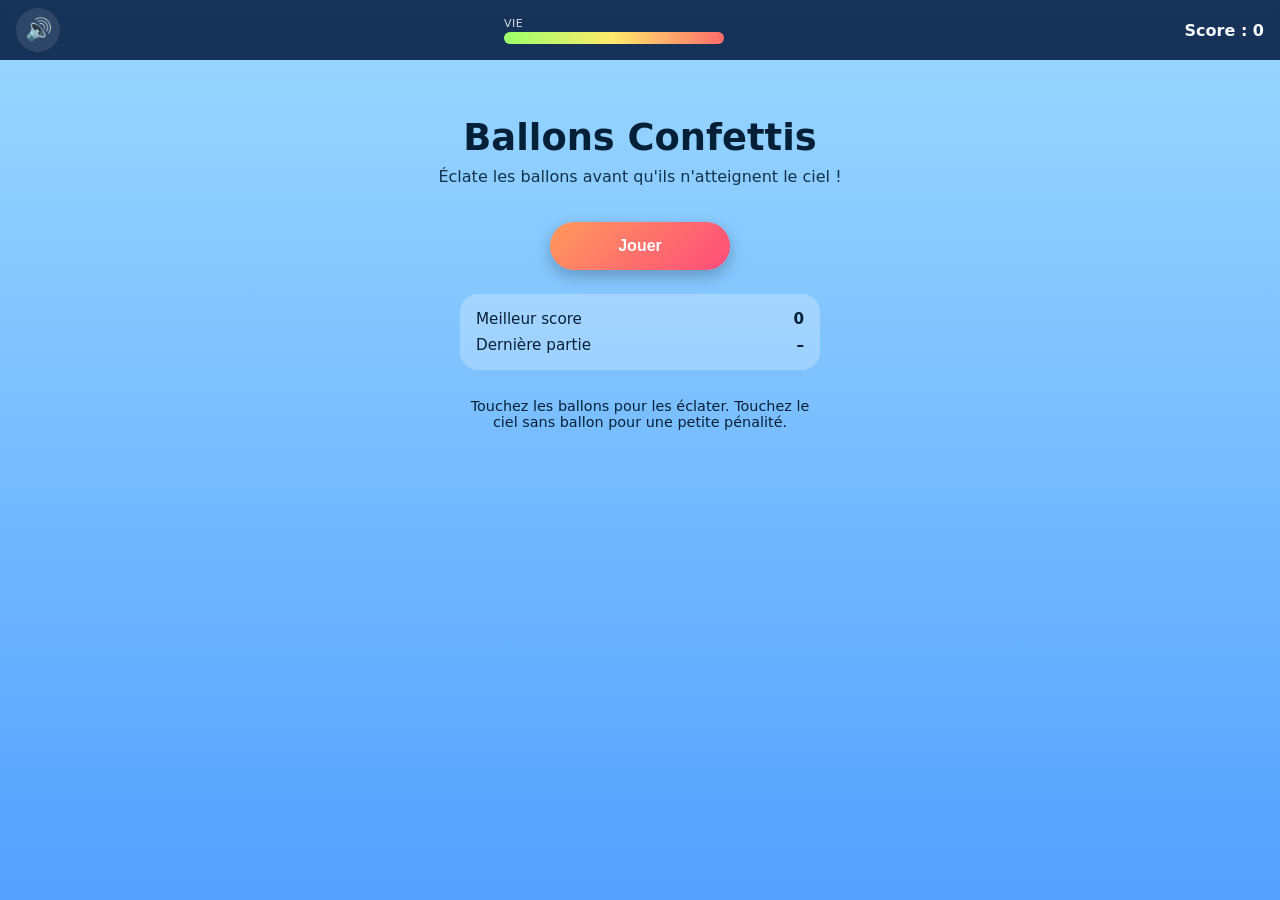
<file: ballons-confettis/index.html>
<!DOCTYPE html>
<html lang="fr">
<head>
  <meta charset="UTF-8">
  <title>Ballons Confettis</title>
  <meta name="viewport" content="width=device-width, initial-scale=1, viewport-fit=cover">
  <link rel="stylesheet" href="styles.css">
</head>
<body>
  <div id="app" class="app-root">
    <header class="top-bar" role="banner">
      <div class="top-bar-inner">
        <button id="soundToggle" class="icon-button" aria-pressed="false" aria-label="Activer ou couper tous les sons">
          <span aria-hidden="true">🔊</span>
        </button>
        <div class="life-container" aria-label="Points de vie restants" role="status">
          <div class="life-label">Vie</div>
          <div class="life-bar">
            <div id="lifeFill" class="life-fill"></div>
          </div>
        </div>
        <div class="score-display" aria-live="polite" aria-label="Score actuel">
          Score : <span id="scoreValue">0</span>
        </div>
      </div>
    </header>

    <main class="main" aria-live="off">
      <section id="homeScreen" class="screen active" aria-label="Écran d'accueil">
        <div class="screen-inner">
          <h1 class="title">Ballons Confettis</h1>
          <p class="subtitle">Éclate les ballons avant qu'ils n'atteignent le ciel&nbsp;!</p>
          <button id="startButton" class="primary-button" aria-label="Lancer une partie arcade">Jouer</button>
          <div class="home-info">
            <div class="info-row">
              <span>Meilleur score</span>
              <strong id="bestScoreHome">0</strong>
            </div>
            <div class="info-row">
              <span>Dernière partie</span>
              <strong id="lastScoreHome">–</strong>
            </div>
          </div>
          <p class="hint">Touchez les ballons pour les éclater. Touchez le ciel sans ballon pour une petite pénalité.</p>
        </div>
      </section>

      <section id="gameScreen" class="screen" aria-label="Écran de jeu" aria-hidden="true">
        <div id="gameArea" class="game-area" tabindex="0" aria-label="Zone de jeu, touchez ou cliquez pour éclater les ballons"></div>
      </section>

      <section id="endScreen" class="screen" aria-label="Fin de partie" aria-hidden="true">
        <div class="screen-inner">
          <h2 class="title">Fin de partie</h2>
          <p class="final-score">Score&nbsp;: <strong id="finalScore">0</strong></p>
          <p class="final-best">Meilleur score&nbsp;: <strong id="bestScore">0</strong></p>

          <div class="recent-scores" aria-label="Derniers scores">
            <h3>Derniers scores</h3>
            <ol id="recentScoresList" class="scores-list"></ol>
          </div>

          <button id="restartButton" class="primary-button" aria-label="Rejouer une partie">Rejouer</button>
          <button id="homeButton" class="secondary-button" aria-label="Retour à l'écran d'accueil">Accueil</button>
        </div>
      </section>
    </main>
  </div>

  <script src="app.js"></script>
</body>
</html>
</file>
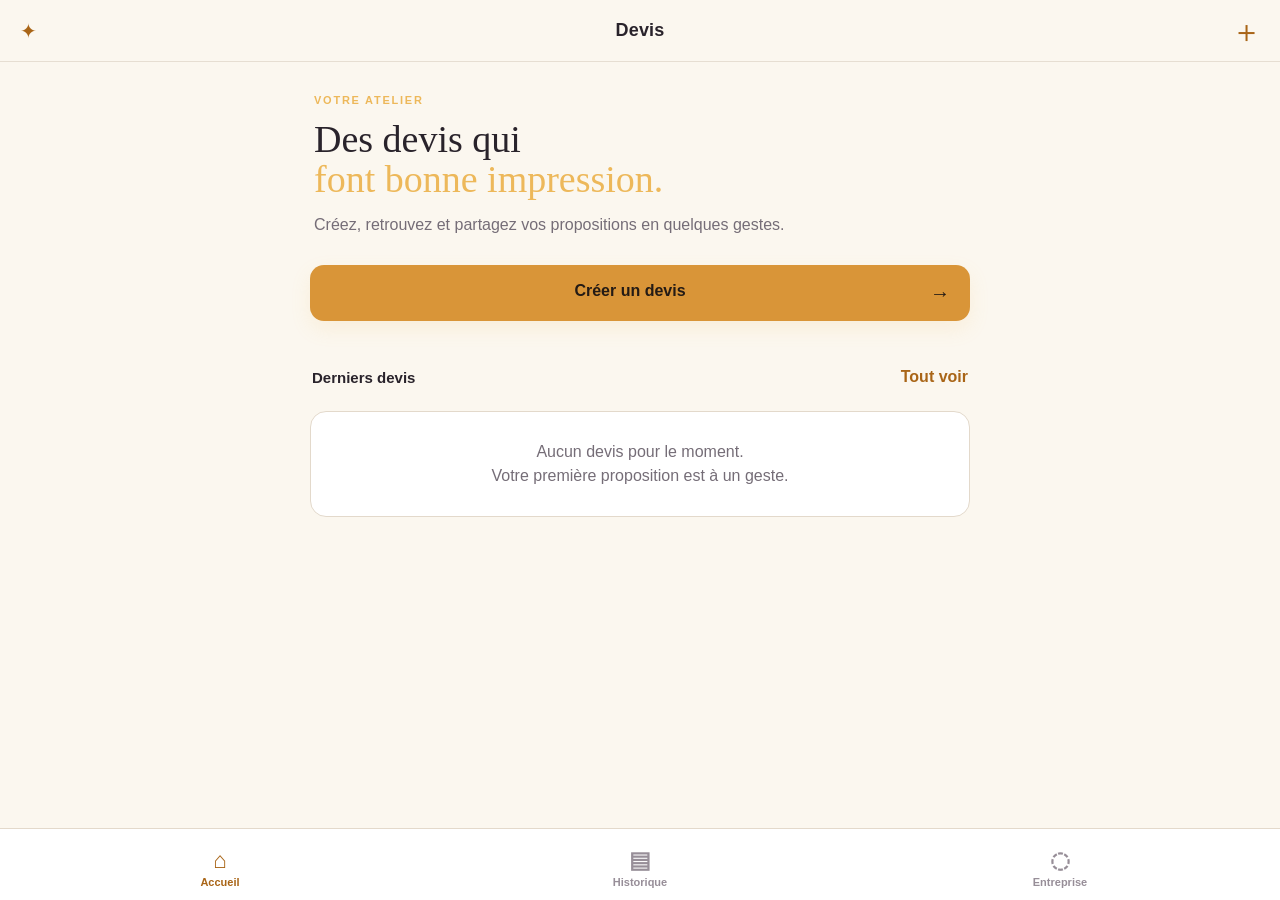
<file: createur-de-devis/index.html>
<!doctype html>
<html lang="fr">
<head>
  <meta charset="utf-8">
  <meta name="viewport" content="width=device-width, initial-scale=1, maximum-scale=1, minimum-scale=1, user-scalable=no, viewport-fit=cover">
  <meta name="theme-color" content="#15131b">
  <title>Créateur de devis</title>
  <link rel="stylesheet" href="app.css">
</head>
<body>
  <header class="topbar">
    <div class="brand-mark" aria-hidden="true">✦</div><h1 id="pageTitle">Devis</h1>
    <button class="icon-btn" id="headerAction" aria-label="Nouveau devis">＋</button>
  </header>
  <main id="app" class="scroll-area">
    <section id="homeView" class="view active" aria-labelledby="homeHeading">
      <div class="hero"><p class="eyebrow">VOTRE ATELIER</p><h2 id="homeHeading">Des devis qui<br><em>font bonne impression.</em></h2><p class="muted">Créez, retrouvez et partagez vos propositions en quelques gestes.</p></div>
      <button class="primary large" id="newQuoteBtn">Créer un devis <span>→</span></button>
      <div class="section-head"><h3>Derniers devis</h3><button class="text-btn" data-tab="history">Tout voir</button></div>
      <div id="recentQuotes" class="stack"></div>
    </section>
    <section id="historyView" class="view" aria-labelledby="historyHeading">
      <div class="view-intro"><p class="eyebrow">ARCHIVES LOCALES</p><h2 id="historyHeading">Historique</h2><p class="muted">Vos devis restent sur cet appareil.</p></div>
      <div id="allQuotes" class="stack"></div>
    </section>
    <section id="companyView" class="view" aria-labelledby="companyHeading">
      <div class="view-intro"><p class="eyebrow">VOS COORDONNÉES</p><h2 id="companyHeading">Mon entreprise</h2><p class="muted">Ces informations apparaîtront automatiquement sur vos devis.</p></div>
      <form id="companyForm" class="form-card">
        <label>Nom de l’entreprise<input name="name" autocomplete="organization" required placeholder="Atelier Martin"></label>
        <label>Adresse du siège social<input name="address" autocomplete="street-address" placeholder="12 rue des Lilas"></label>
        <div class="two-col"><label>Code postal<input name="zip" inputmode="numeric" placeholder="75011"></label><label>Ville<input name="city" placeholder="Paris"></label></div>
        <label>Email de contact<input name="email" type="email" autocomplete="email" placeholder="bonjour@atelier.fr"></label>
        <label>Téléphone<input name="phone" type="tel" autocomplete="tel" placeholder="06 00 00 00 00"></label>
        <label>SIRET <span class="optional">facultatif</span><input name="siret" inputmode="numeric" placeholder="123 456 789 00012"></label>
        <label>Numéro de TVA <span class="optional">facultatif</span><input name="vatNumber" placeholder="FR 12 123456789"></label>
        <label>RIB<input name="rib" autocomplete="off" placeholder="FR76 3000 6000 0112 3456 7890 189"></label>
        <div class="two-col"><label>Forme juridique <span class="optional">facultatif</span><input name="legalForm" placeholder="SARL, SAS…"></label><label>Capital <span class="optional">facultatif</span><input name="capital" placeholder="10 000 €"></label></div>
        <label>Logo de l’entreprise <span class="optional">fichier importé uniquement</span><input type="button" id="logoPicker" value="Choisir un logo"></label>
        <p id="logoName" class="saved-note" role="status"></p>
        <button class="primary" type="submit">Enregistrer mes coordonnées</button><p id="companySaved" class="saved-note" role="status"></p>
      </form>
    </section>
    <section id="editorView" class="view" aria-labelledby="editorHeading">
      <div class="editor-top"><button class="back-btn" id="cancelEdit">‹ <span>Retour</span></button><span id="editLabel">NOUVEAU DEVIS</span></div>
      <h2 id="editorHeading">Composer le devis</h2>
      <form id="quoteForm">
        <div class="form-card">
          <div class="section-title">Informations</div>
          <label>Référence<input name="reference" required></label><label>Date<input name="date" type="date" required></label>
          <label>Validité (jours)<input name="validity" type="number" min="1" value="30" required></label>
        </div>
        <div class="form-card"><div class="section-title">Votre client</div>
          <label>Société destinatrice<input name="recipientCompany" required placeholder="Nom de la société destinataire"></label>
          <label>Nom / entreprise<input name="clientName" required placeholder="Nom du client"></label>
          <label>Email <span class="optional">facultatif</span><input name="clientEmail" type="email" placeholder="client@exemple.fr"></label>
          <label>Adresse <span class="optional">facultatif</span><textarea name="clientAddress" rows="2" placeholder="Adresse de facturation"></textarea></label>
        </div>
        <div class="form-card"><div class="section-title">Prestations ou produits</div><div id="lineItems"></div><button type="button" class="outline add-line" id="addLine">＋ Ajouter une ligne</button></div>
        <div class="form-card totals-card">
          <div class="two-col"><label>Remise (%)<input name="discount" type="number" min="0" max="100" step="0.1" value="0"></label><label>TVA (%)<input name="vat" type="number" min="0" max="100" step="0.1" value="20"></label></div>
          <div id="liveTotals" class="totals"></div>
        </div>
        <div class="form-card"><div class="section-title">Conditions</div><label>Conditions de paiement<textarea name="terms" rows="3" placeholder="Paiement à 30 jours à réception de facture."></textarea></label><label>Note <span class="optional">facultatif</span><textarea name="note" rows="2" placeholder="Merci pour votre confiance."></textarea></label></div>
        <button class="primary large" type="submit">Enregistrer le devis <span>→</span></button>
      </form>
    </section>
    <section id="detailView" class="view" aria-labelledby="detailHeading">
      <div class="editor-top"><button class="back-btn" id="closeDetail">‹ <span>Retour</span></button><div class="detail-actions"><button class="small-btn" id="shareQuote">Partager la preview</button><button class="small-btn" id="savePdf">PDF</button></div></div>
      <div id="detailContent"></div>
    </section>
  </main>
  <nav class="tabbar" aria-label="Navigation principale"><button class="tab active" data-tab="home"><span>⌂</span>Accueil</button><button class="tab" data-tab="history"><span>▤</span>Historique</button><button class="tab" data-tab="company"><span>◌</span>Entreprise</button></nav>
  <div id="toast" role="status" aria-live="polite"></div>
  <script src="app.js"></script>
</body>
</html>
</file>
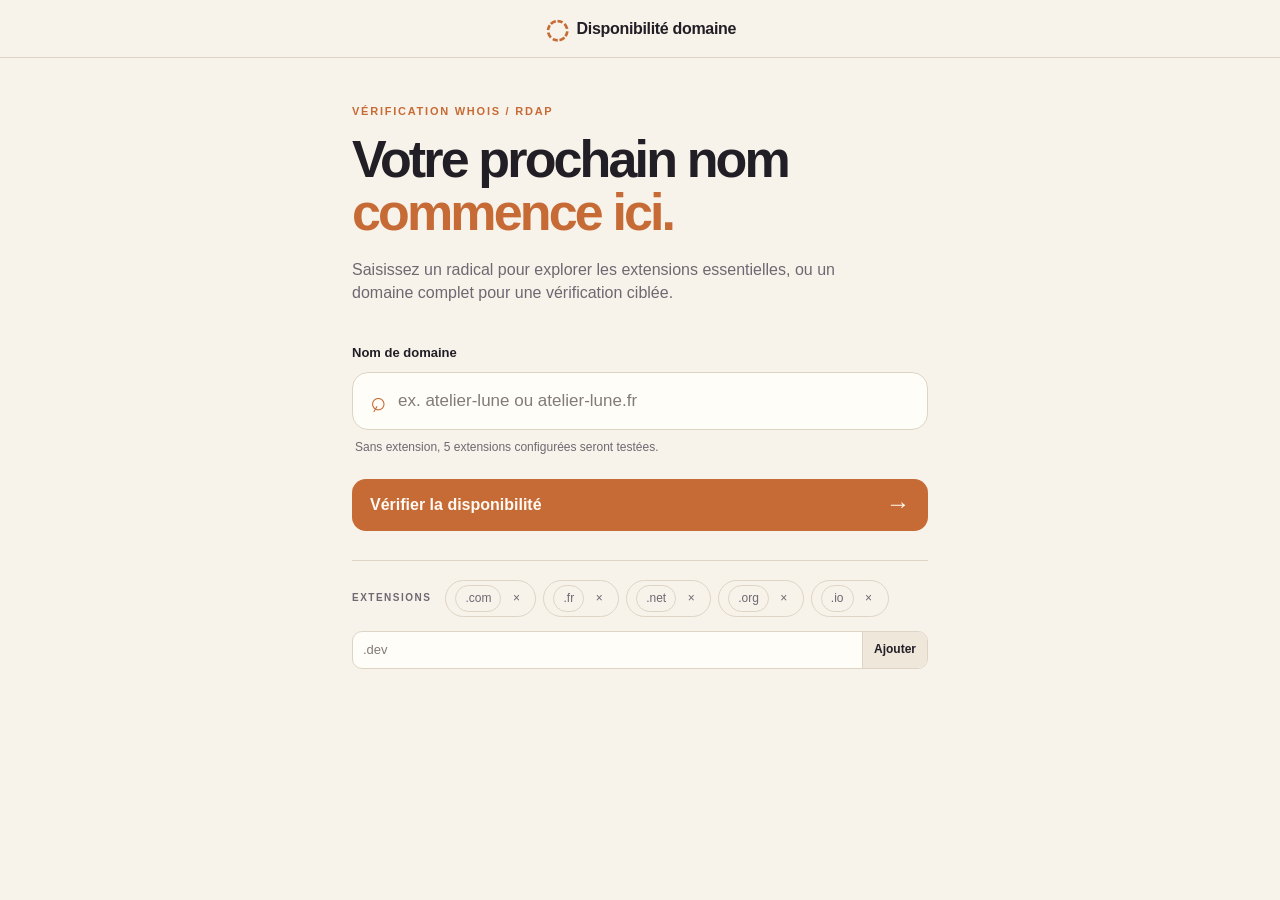
<file: disponibilite-domaine/index.html>
<!doctype html>
<html lang="fr">
<head>
  <meta charset="utf-8">
  <meta name="viewport" content="width=device-width, initial-scale=1, maximum-scale=1, minimum-scale=1, user-scalable=no, viewport-fit=cover">
  <meta name="theme-color" content="#10131f">
  <title>Disponibilité domaine</title>
  <link rel="stylesheet" href="style.css">
</head>
<body>
  <header class="topbar">
    <div class="topbar-inner">
      <button id="backButton" class="icon-button hidden" type="button" aria-label="Retour à la recherche" title="Retour">‹</button>
      <div class="brand"><span class="brand-mark" aria-hidden="true">◌</span><span>Disponibilité domaine</span></div>
      <span class="topbar-spacer" aria-hidden="true"></span>
    </div>
  </header>

  <main>
    <section id="searchView" class="view" aria-labelledby="searchTitle">
      <div class="intro">
        <p class="eyebrow">VÉRIFICATION WHOIS / RDAP</p>
        <h1 id="searchTitle">Votre prochain nom<br><em>commence ici.</em></h1>
        <p class="lead">Saisissez un radical pour explorer les extensions essentielles, ou un domaine complet pour une vérification ciblée.</p>
      </div>
      <form id="searchForm" class="search-form">
        <label for="domainInput">Nom de domaine</label>
        <div class="input-wrap">
          <span class="input-symbol" aria-hidden="true">⌕</span>
          <input id="domainInput" name="domain" type="text" inputmode="url" autocapitalize="none" autocomplete="off" spellcheck="false" placeholder="ex. atelier-lune ou atelier-lune.fr" required>
          <button id="clearButton" class="clear-button hidden" type="button" aria-label="Effacer">×</button>
        </div>
        <p id="inputHint" class="hint">Sans extension, les 5 extensions par défaut seront testées.</p>
        <button class="primary-button" type="submit"><span>Vérifier la disponibilité</span><b aria-hidden="true">→</b></button>
      </form>
      <div class="extension-note" aria-label="Extensions vérifiées pour les recherches de radicaux">
        <span class="note-label">EXTENSIONS</span>
        <span id="extensionChips" class="chips"></span>
        <div class="extension-editor">
          <input id="extensionInput" type="text" maxlength="64" inputmode="text" autocapitalize="none" autocomplete="off" spellcheck="false" placeholder=".dev" aria-label="Nouvelle extension">
          <button id="addExtensionButton" class="add-extension" type="button">Ajouter</button>
        </div>
      </div>
      <p id="searchMessage" class="message" role="status"></p>
      <div id="cachedTeaser" class="cached-teaser hidden"></div>
    </section>

    <section id="resultsView" class="view hidden" aria-labelledby="resultsTitle">
      <div class="results-heading">
        <p class="eyebrow">RÉSULTATS DE LA RECHERCHE</p>
        <h1 id="resultsTitle">Disponibilité</h1>
        <p id="resultsSubtitle" class="lead"></p>
      </div>
      <div id="resultsMeta" class="results-meta"></div>
      <div id="resultsList" class="results-list" aria-live="polite"></div>
      <button id="newSearchButton" class="secondary-button" type="button"><span>⌕</span> Nouvelle recherche</button>
      <p class="source-note">Réponse fournie par le service WHOIS / RDAP intégré.</p>
    </section>
  </main>
  <script src="app.js"></script>
</body>
</html>
</file>
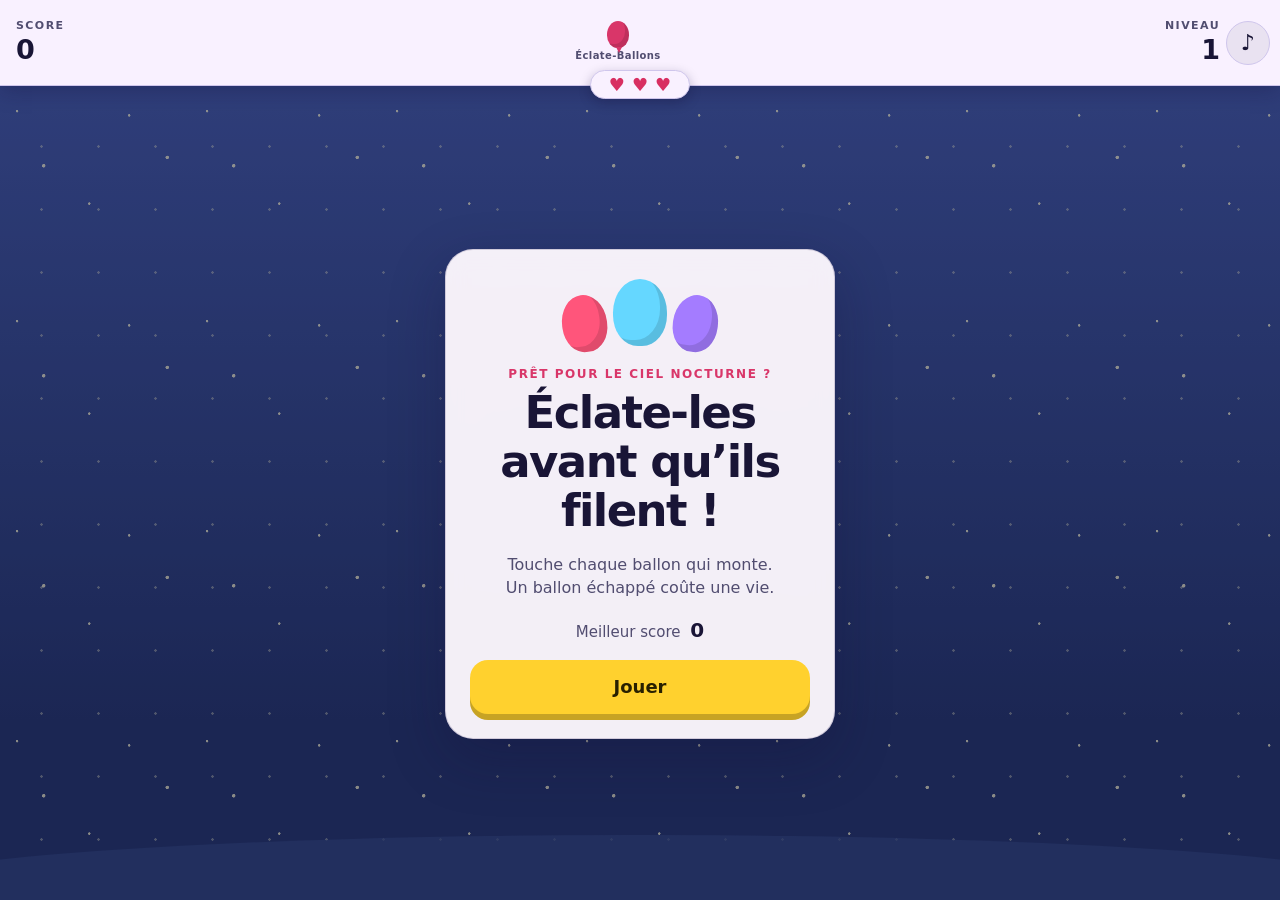
<file: eclate-ballons/index.html>
<!doctype html>
<html lang="fr">
<head>
  <meta charset="utf-8">
  <meta name="viewport" content="width=device-width, initial-scale=1, maximum-scale=1, minimum-scale=1, user-scalable=no, viewport-fit=cover">
  <meta name="theme-color" content="#090b2a">
  <title>Éclate-Ballons</title>
  <link rel="stylesheet" href="styles.css">
</head>
<body>
  <main id="app" aria-label="Jeu Éclate-Ballons">
    <header class="hud" aria-label="État de la partie">
      <div class="metric">
        <span class="metric-label">Score</span>
        <strong id="score">0</strong>
      </div>
      <div class="brand" aria-hidden="true">
        <span class="brand-balloon"></span>
        <span>Éclate-Ballons</span>
      </div>
      <div class="metric metric-right">
        <span class="metric-label">Niveau</span>
        <strong id="level">1</strong>
      </div>
      <div id="lives" class="lives" role="img" aria-label="3 vies restantes">
        <span>♥</span><span>♥</span><span>♥</span>
      </div>
      <button id="sound" class="sound-toggle" type="button" aria-label="Couper le son" aria-pressed="false">♪</button>
    </header>

    <section id="game" class="game" aria-label="Aire de jeu">
      <div class="stars stars-a" aria-hidden="true"></div>
      <div class="stars stars-b" aria-hidden="true"></div>
      <div class="horizon" aria-hidden="true"></div>

      <section id="intro" class="overlay visible" aria-labelledby="intro-title">
        <div class="panel">
          <div class="hero-balloons" aria-hidden="true">
            <i></i><i></i><i></i>
          </div>
          <p class="eyebrow">Prêt pour le ciel nocturne ?</p>
          <h1 id="intro-title">Éclate-les<br>avant qu’ils filent !</h1>
          <p class="instructions">Touche chaque ballon qui monte. Un ballon échappé coûte une vie.</p>
          <div class="best-line">Meilleur score <strong id="best-intro">0</strong></div>
          <button id="start" class="primary" type="button">Jouer</button>
        </div>
      </section>

      <section id="gameover" class="overlay" aria-labelledby="gameover-title" hidden>
        <div class="panel result-panel">
          <div class="result-icon" aria-hidden="true">★</div>
          <p class="eyebrow">Partie terminée</p>
          <h2 id="gameover-title">Bien joué !</h2>
          <div class="result-grid">
            <div><span>Score final</span><strong id="final-score">0</strong></div>
            <div><span>Niveau atteint</span><strong id="final-level">1</strong></div>
          </div>
          <p id="record-message" class="record-message"></p>
          <p class="best-line">Meilleur score <strong id="best-final">0</strong></p>
          <button id="replay" class="primary" type="button">Rejouer</button>
        </div>
      </section>

      <section id="pause" class="overlay pause-overlay" aria-labelledby="pause-title" hidden>
        <div class="panel compact-panel">
          <h2 id="pause-title">En pause</h2>
          <button id="resume" class="primary" type="button">Reprendre</button>
        </div>
      </section>
    </section>
    <p id="announcer" class="sr-only" aria-live="polite"></p>
  </main>
  <script src="app.js"></script>
</body>
</html>
</file>
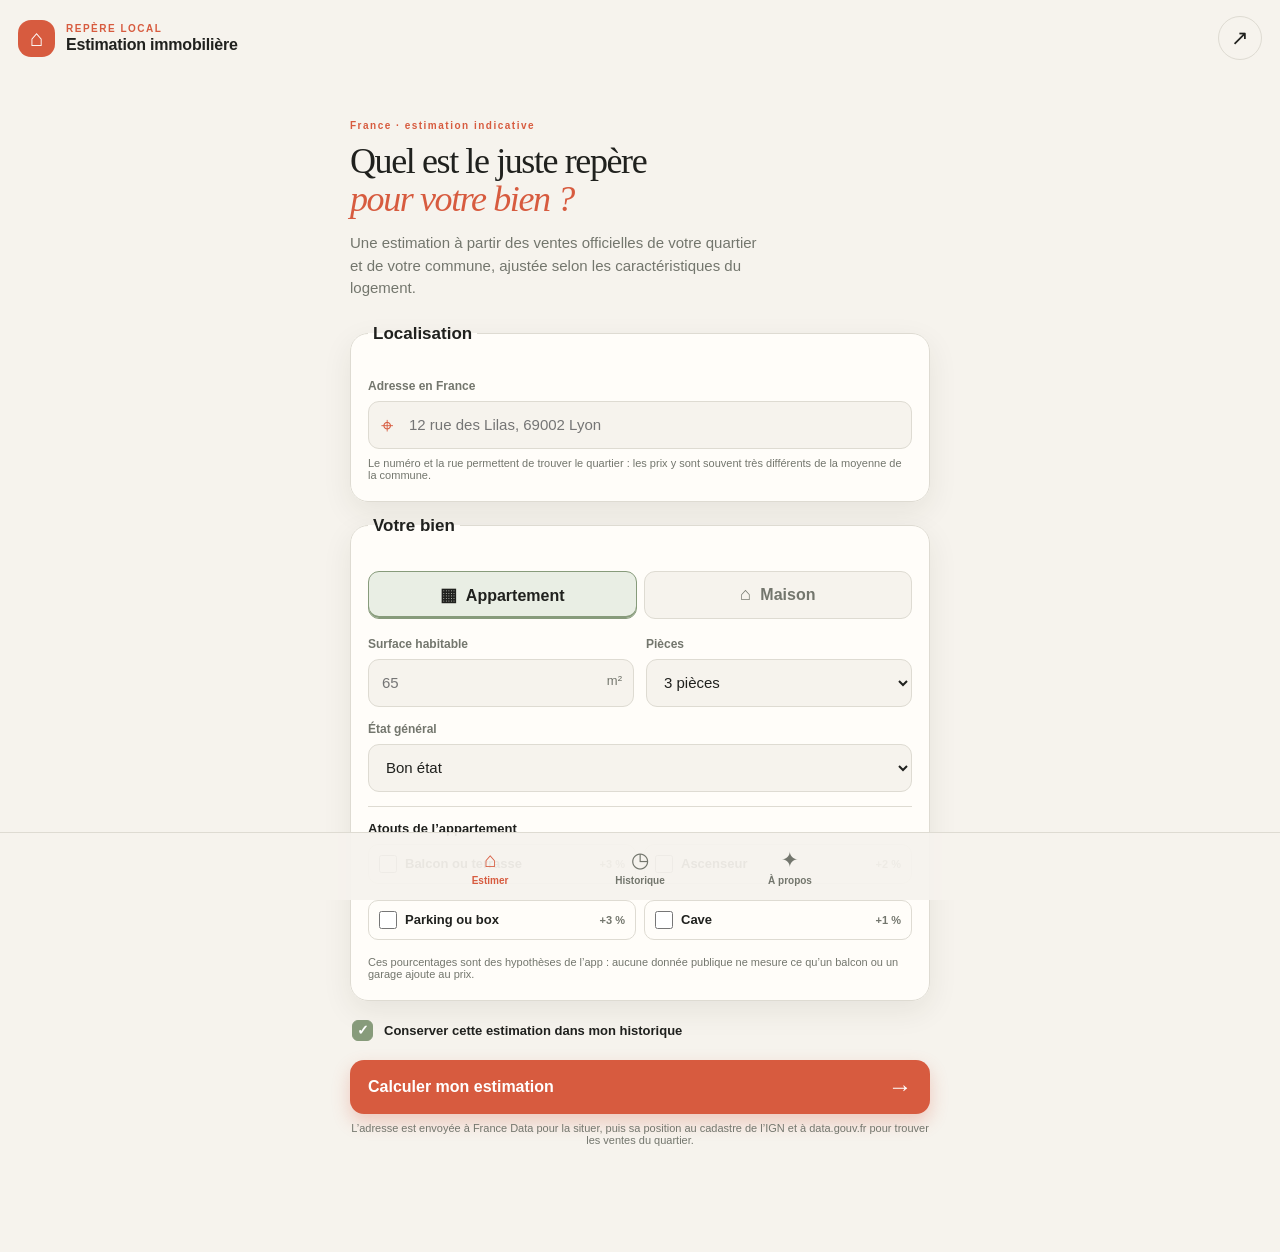
<file: estimation-immo/index.html>
<!doctype html>
<html lang="fr">
<head>
  <meta charset="utf-8">
  <meta name="viewport" content="width=device-width, initial-scale=1, maximum-scale=1, minimum-scale=1, user-scalable=no, viewport-fit=cover">
  <meta name="theme-color" content="#f6f3ed">
  <title>Estimation immobilière</title>
  <link rel="stylesheet" href="style.css">
</head>
<body>
  <header class="topbar">
    <div class="brand-mark" aria-hidden="true">⌂</div>
    <div>
      <p class="eyebrow">REPÈRE LOCAL</p>
      <h1>Estimation immobilière</h1>
    </div>
    <button class="icon-button" id="shareHeader" aria-label="Partager l’application" title="Partager">↗</button>
  </header>

  <main id="main" tabindex="-1">
    <section class="screen active" id="estimateScreen" aria-labelledby="estimateTitle">
      <div class="intro">
        <p class="kicker">France · estimation indicative</p>
        <h2 id="estimateTitle">Quel est le juste repère<br><em>pour votre bien&nbsp;?</em></h2>
        <p class="intro-copy">Une estimation à partir des ventes officielles de votre quartier et de votre commune, ajustée selon les caractéristiques du logement.</p>
      </div>

      <form id="estimateForm" novalidate>
        <fieldset class="panel address-panel">
          <legend>Localisation</legend>
          <label for="address">Adresse en France</label>
          <div class="input-wrap"><span aria-hidden="true">⌖</span><input id="address" name="address" autocomplete="street-address" placeholder="12 rue des Lilas, 69002 Lyon" required></div>
          <p class="hint">Le numéro et la rue permettent de trouver le quartier : les prix y sont souvent très différents de la moyenne de la commune.</p>
        </fieldset>

        <fieldset class="panel">
          <legend>Votre bien</legend>
          <div class="segmented" role="group" aria-label="Type de bien">
            <button type="button" class="segment selected" data-type="appartement" aria-pressed="true"><span>▦</span> Appartement</button>
            <button type="button" class="segment" data-type="maison" aria-pressed="false"><span>⌂</span> Maison</button>
          </div>
          <div class="field-grid">
            <div><label for="surface">Surface habitable</label><div class="unit-input"><input id="surface" inputmode="decimal" type="number" min="9" max="1000" placeholder="65" required><span>m²</span></div></div>
            <div><label for="rooms">Pièces</label><select id="rooms"><option value="1">1 pièce</option><option value="2">2 pièces</option><option value="3" selected>3 pièces</option><option value="4">4 pièces</option><option value="5">5 pièces</option><option value="6">6 pièces et +</option></select></div>
          </div>
          <label for="condition">État général</label>
          <select id="condition"><option value="renover">À rénover</option><option value="rafraichir">À rafraîchir</option><option value="bon" selected>Bon état</option><option value="excellent">Très bon état / rénové</option></select>
          <div id="extraFields" class="extra-fields"></div>
        </fieldset>

        <label class="remember"><input type="checkbox" id="keepHistory" checked><span class="checkmark">✓</span><span>Conserver cette estimation dans mon historique</span></label>
        <button class="primary-button" type="submit"><span>Calculer mon estimation</span><b>→</b></button>
        <p class="privacy-note">L’adresse est envoyée à France Data pour la situer, puis sa position au cadastre de l’IGN et à data.gouv.fr pour trouver les ventes du quartier.</p>
      </form>
    </section>

    <section class="screen" id="resultScreen" aria-labelledby="resultTitle">
      <button class="back-link" id="newEstimate">← Nouvelle estimation</button>
      <div class="result-head"><p class="kicker">Votre repère de valeur</p><h2 id="resultTitle">Estimation terminée</h2><p id="resultAddress" class="muted"></p></div>
      <article class="hero-result">
        <div><span class="result-label">Fourchette estimée</span><strong id="priceRange">—</strong><span id="pricePerM2" class="price-m2">— / m²</span></div>
        <div class="confidence"><span class="confidence-dot"></span><span>Repère indicatif</span></div>
      </article>
      <div class="metrics"><div><span>Valeur centrale</span><strong id="centralPrice">—</strong></div><div><span>Surface</span><strong id="resultSurface">—</strong></div><div><span>Type</span><strong id="resultType">—</strong></div></div>
      <div class="actions-row"><button class="secondary-button" id="shareResult">↗ Partager le résultat</button></div>
      <article class="info-block"><div class="block-title"><span class="mini-icon">▤</span><div><h3>Repères du secteur</h3><p id="sectorSubtitle">Transactions et données communales</p></div></div><div id="sectorData" class="sector-content"></div></article>
      <article class="info-block" id="districtBlock" hidden><div class="block-title"><span class="mini-icon">▦</span><div><h3>Le quartier</h3><p>Prix médian au m² par section cadastrale</p></div></div><div id="districtData" class="sector-content"></div></article>
      <article class="notice"><span>i</span><p>Cette estimation est indicative. Elle part des ventes officielles (DVF) publiées en statistiques, et ne remplace ni une visite ni l’avis d’un professionnel.</p></article>
    </section>

    <section class="screen" id="salesScreen" aria-labelledby="salesTitle">
      <button class="back-link" id="salesBack">← Retour à l’estimation</button>
      <div class="result-head"><p class="kicker">Ventes officielles (DVF)</p><h2 id="salesTitle">Ventes du quartier</h2><p id="salesAddress" class="muted"></p></div>
      <div id="salesList"></div>
    </section>

    <section class="screen" id="historyScreen" aria-labelledby="historyTitle">
      <div class="page-heading"><p class="kicker">Vos repères</p><h2 id="historyTitle">Historique</h2><p>Les estimations que vous avez choisi de conserver restent sur cet appareil.</p></div>
      <div id="historyList" class="history-list"></div>
    </section>

    <section class="screen" id="aboutScreen" aria-labelledby="aboutTitle">
      <div class="page-heading"><p class="kicker">Comprendre le résultat</p><h2 id="aboutTitle">À propos</h2></div>
      <article class="about-card accent"><span class="about-symbol">✦</span><h3>Un repère, pas une promesse</h3><p>L’adresse situe le bien dans sa section cadastrale, quelques pâtés de maisons. Le prix dépend aussi de l’étage, de la luminosité, des travaux et de nombreux détails observés sur place.</p></article>
      <article class="about-card"><h3>Comment est calculé le prix&nbsp;?</h3><p>Le prix médian au m² des ventes officielles du quartier est pris pour base, ou celui de la commune quand le quartier compte moins de 10 ventes du même type. Il est ensuite ajusté selon l’état, le nombre de pièces et les atouts : ces ajustements sont des hypothèses de l’app, aucune donnée publique ne les mesure. Aucune source publique ne donne la liste des ventes une par une. Si une source ne répond pas, ou si les ventes sont trop peu nombreuses, l’app ne donne pas d’estimation plutôt qu’une estimation fausse.</p><div class="source-line"><span>◎</span> data.gouv.fr (Statistiques DVF) · cadastre IGN · France Data</div></article>
      <article class="about-card"><h3>Vos données</h3><p>Vos estimations sont conservées sur cet appareil uniquement si vous cochez la case dédiée. Pour chercher les ventes, l’adresse et sa position sont envoyées à France Data, au cadastre de l’IGN et à data.gouv.fr.</p></article>
    </section>
  </main>

  <nav class="tabbar" aria-label="Navigation principale">
    <button class="tab active" data-screen="estimateScreen"><span>⌂</span><small>Estimer</small></button>
    <button class="tab" data-screen="historyScreen"><span>◷</span><small>Historique</small></button>
    <button class="tab" data-screen="aboutScreen"><span>✦</span><small>À propos</small></button>
  </nav>
  <script src="district.js"></script>
  <script src="app.js"></script>
</body>
</html>
</file>
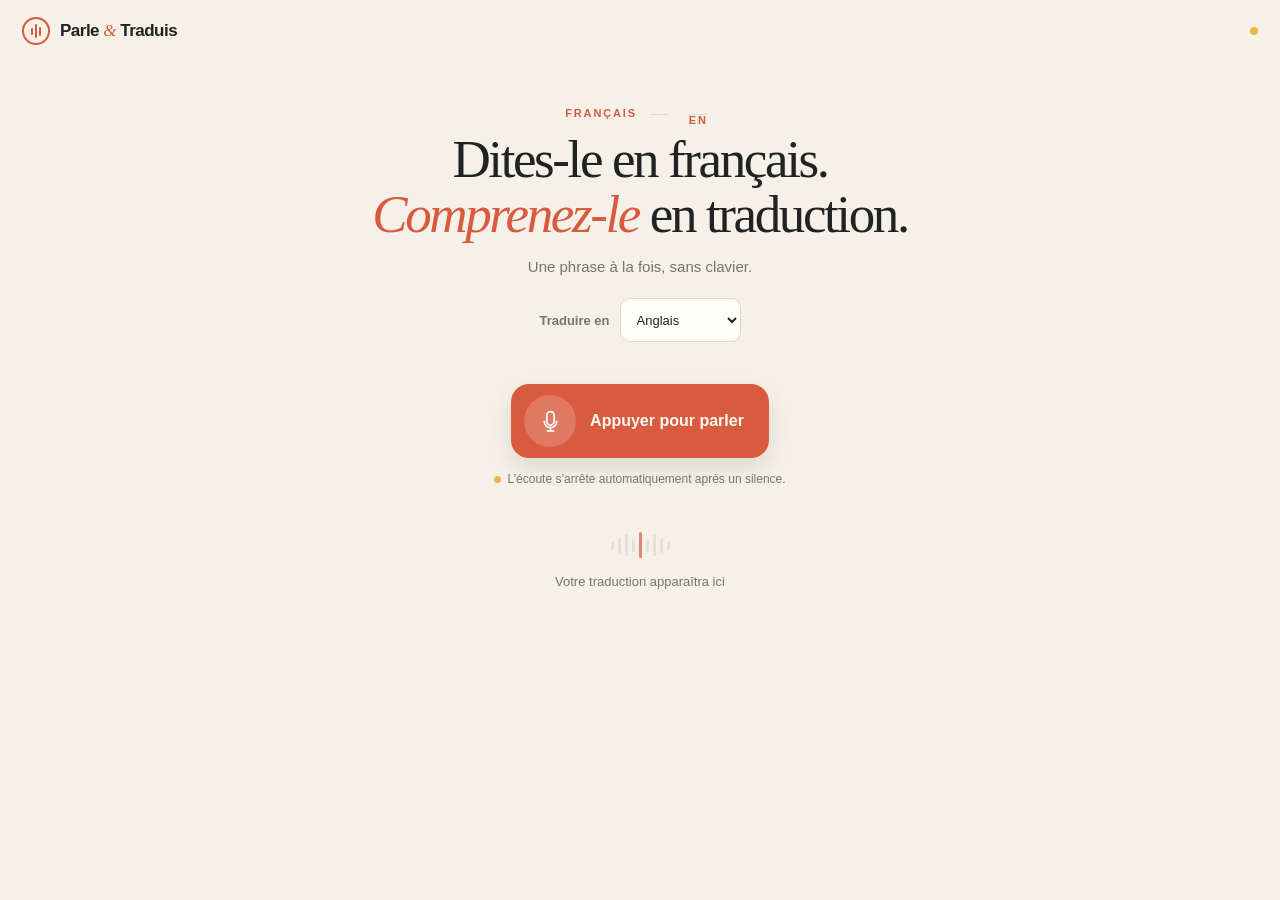
<file: parle-traduis/index.html>
<!doctype html>
<html lang="fr">
<head>
  <meta charset="utf-8">
  <meta name="viewport" content="width=device-width, initial-scale=1, maximum-scale=1, minimum-scale=1, user-scalable=no, viewport-fit=cover">
  <meta name="theme-color" content="#f5f1e8">
  <title>Parle &amp; Traduis</title>
  <link rel="stylesheet" href="app.css">
</head>
<body>
  <header class="topbar">
    <div class="brand-mark" aria-hidden="true"><span></span><span></span><span></span></div>
    <div class="brand-name">Parle <i>&amp;</i> Traduis</div>
    <div class="topbar-dot" aria-hidden="true"></div>
  </header>

  <main class="page">
    <section class="intro" aria-labelledby="page-title">
      <p class="eyebrow">FRANÇAIS <span></span> <span id="targetCode">EN</span></p>
      <h1 id="page-title">Dites-le en français.<br><em>Comprenez-le</em> en traduction.</h1>
      <p class="lede">Une phrase à la fois, sans clavier.</p>
      <div class="language-picker">
        <label for="targetLanguage">Traduire en</label>
        <select id="targetLanguage" aria-label="Langue de traduction">
          <option value="en">Anglais</option>
          <option value="wo">Wolof</option>
          <option value="es">Espagnol</option>
          <option value="ro">Roumain</option>
          <option value="pl">Polonais</option>
        </select>
      </div>
    </section>

    <section class="listen-area" aria-label="Écoute">
      <button class="listen-button" id="listenButton" type="button" aria-describedby="listenHint">
        <span class="mic-ring" aria-hidden="true"><svg viewBox="0 0 24 24" focusable="false"><path d="M12 15.5a3.5 3.5 0 0 0 3.5-3.5V6a3.5 3.5 0 1 0-7 0v6a3.5 3.5 0 0 0 3.5 3.5Zm6-3.5a6 6 0 0 1-12 0M12 18v3m-3 0h6"/></svg></span>
        <span class="button-label" id="buttonLabel">Appuyer pour parler</span>
      </button>
      <p class="listen-hint" id="listenHint"><span class="pulse-dot" aria-hidden="true"></span><span id="hintText">L’écoute s’arrête automatiquement après un silence.</span></p>
    </section>

    <div class="status" id="status" role="status" aria-live="polite" hidden></div>

    <section class="results" id="results" aria-labelledby="resultsTitle" hidden>
      <div class="results-heading">
        <div>
          <p class="eyebrow">VOTRE PHRASE</p>
          <h2 id="resultsTitle">Voici ce que j’ai entendu</h2>
        </div>
        <span class="done-badge" id="doneBadge">Terminé</span>
      </div>
      <div class="translation-grid">
        <article class="result-card french-card">
          <div class="card-label"><span class="flag-dot">FR</span><span>Transcription</span></div>
          <p class="result-text" id="transcript"></p>
        </article>
        <article class="result-card english-card">
          <div class="card-label"><span class="flag-dot english-dot" id="cardTargetCode">EN</span><span>Traduction</span></div>
          <div class="result-text" id="translation"></div>
        </article>
      </div>
      <button class="again-button" id="againButton" type="button"><span aria-hidden="true">↗</span> Nouvelle phrase</button>
    </section>

    <section class="empty-state" id="emptyState" aria-label="Prêt à écouter">
      <div class="waveform" aria-hidden="true"><i></i><i></i><i></i><i></i><i></i><i></i><i></i><i></i><i></i></div>
      <p>Votre traduction apparaîtra ici</p>
    </section>
  </main>

  <script src="app.js"></script>
</body>
</html>
</file>
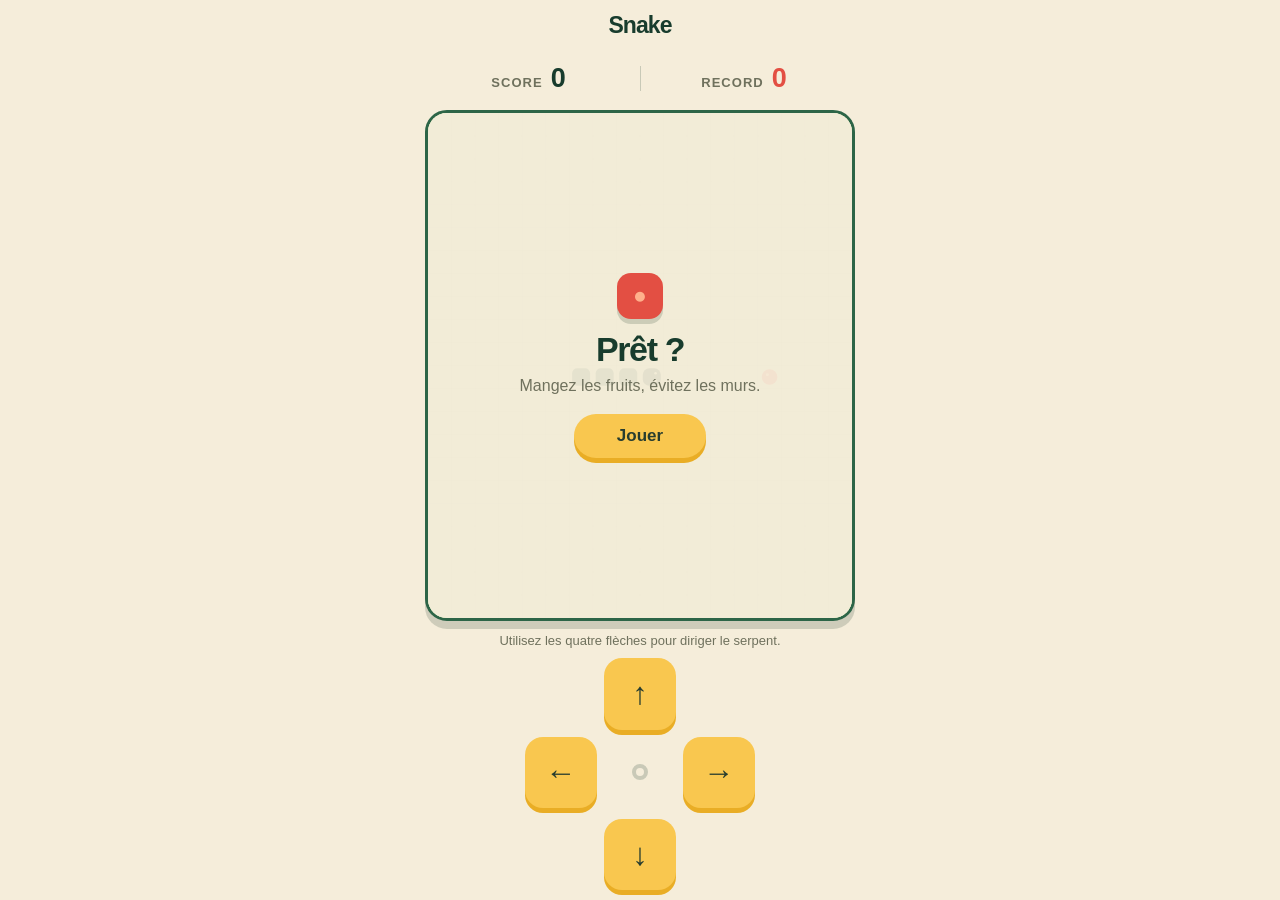
<file: snake/index.html>
<!doctype html>
<html lang="fr">
<head>
  <meta charset="utf-8">
  <meta name="viewport" content="width=device-width, initial-scale=1, maximum-scale=1, minimum-scale=1, user-scalable=no, viewport-fit=cover">
  <meta name="theme-color" content="#f5edda" media="(prefers-color-scheme: light)">
  <meta name="theme-color" content="#111914" media="(prefers-color-scheme: dark)">
  <title>Snake</title>
  <link rel="stylesheet" href="styles.css">
</head>
<body>
  <header class="app-header">
    <h1>Snake</h1>
  </header>

  <main class="game-shell">
    <section class="scoreboard" aria-label="Scores">
      <div class="score-item">
        <span class="score-label">Score</span>
        <strong id="score">0</strong>
      </div>
      <div class="score-divider" aria-hidden="true"></div>
      <div class="score-item score-item-best">
        <span class="score-label">Record</span>
        <strong id="bestScore">0</strong>
      </div>
    </section>

    <section class="board-wrap" aria-label="Plateau de jeu">
      <canvas id="board" role="img" aria-label="Grille de Snake. Score actuel : 0."></canvas>
      <div class="game-overlay" id="overlay">
        <div class="overlay-mark" aria-hidden="true">●</div>
        <h2 id="overlayTitle">Prêt ?</h2>
        <p id="overlayText">Mangez les fruits, évitez les murs.</p>
        <button type="button" id="startButton">Jouer</button>
      </div>
    </section>

    <p class="game-message" id="gameMessage" aria-live="polite">Utilisez les quatre flèches pour diriger le serpent.</p>

    <nav class="dpad" aria-label="Commandes de direction">
      <button class="direction up" type="button" data-direction="up" aria-label="Diriger vers le haut"><span aria-hidden="true">↑</span></button>
      <button class="direction left" type="button" data-direction="left" aria-label="Diriger vers la gauche"><span aria-hidden="true">←</span></button>
      <div class="dpad-center" aria-hidden="true"><span></span></div>
      <button class="direction right" type="button" data-direction="right" aria-label="Diriger vers la droite"><span aria-hidden="true">→</span></button>
      <button class="direction down" type="button" data-direction="down" aria-label="Diriger vers le bas"><span aria-hidden="true">↓</span></button>
    </nav>
  </main>

  <script src="app.js"></script>
</body>
</html>
</file>
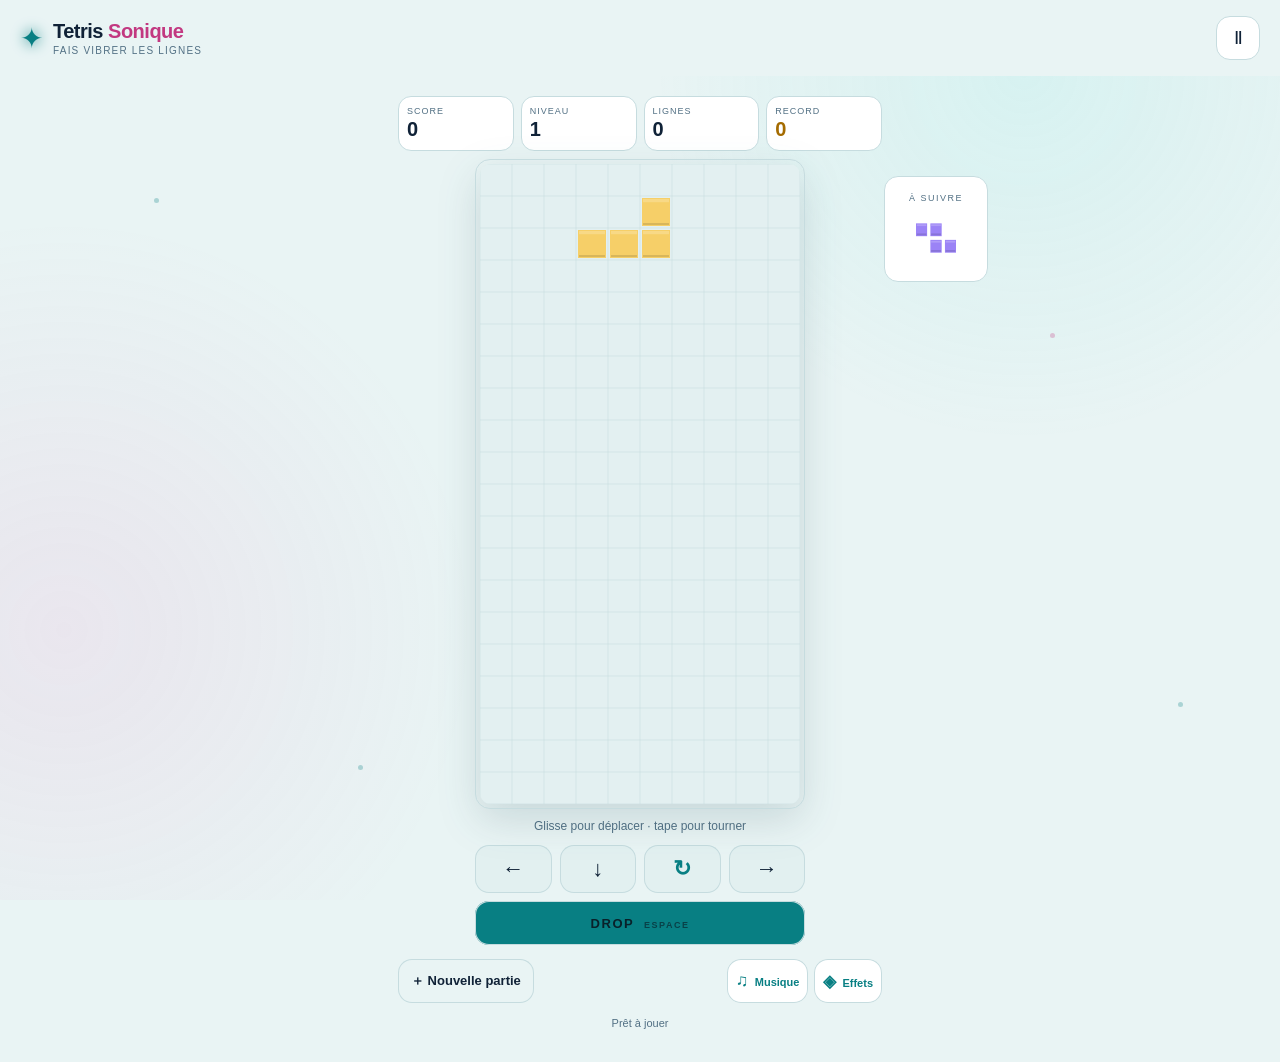
<file: t-es-triste/index.html>
<!doctype html>
<html lang="fr">
<head>
<meta charset="utf-8">
<meta name="viewport" content="width=device-width, initial-scale=1, maximum-scale=1, minimum-scale=1, user-scalable=no, viewport-fit=cover">
<meta name="theme-color" content="#07111f">
<title>Tetris Sonique</title>
<link rel="stylesheet" href="styles.css">
</head>
<body>
<div class="sky" aria-hidden="true"><i></i><i></i><i></i><i></i><i></i></div>
<header class="topbar">
  <div class="brand"><span class="brand-mark">✦</span><div><h1>Tetris <em>Sonique</em></h1><p>Fais vibrer les lignes</p></div></div>
  <button class="icon-button" id="pauseBtn" aria-label="Mettre en pause" title="Pause">Ⅱ</button>
</header>
<main>
  <section class="hud" aria-label="Statistiques de la partie">
    <div><span>Score</span><strong id="score">0</strong></div>
    <div><span>Niveau</span><strong id="level">1</strong></div>
    <div><span>Lignes</span><strong id="lines">0</strong></div>
    <div class="best"><span>Record</span><strong id="best">0</strong></div>
  </section>
  <section class="game-layout">
    <div class="board-wrap">
      <canvas id="board" aria-label="Grille de jeu Tetris" role="img"></canvas>
      <div class="overlay" id="overlay" hidden><div class="overlay-card"><span class="overlay-icon">Ⅱ</span><h2 id="overlayTitle">Pause</h2><p id="overlayText">La partie attend ton prochain mouvement.</p><button class="primary" id="resumeBtn">Reprendre</button></div></div>
    </div>
    <aside class="next-card" aria-label="Prochaine pièce"><span>À SUIVRE</span><canvas id="next" width="112" height="72"></canvas></aside>
  </section>
  <p class="hint" id="hint">Glisse pour déplacer · tape pour tourner</p>
  <section class="controls" aria-label="Commandes de jeu">
    <button class="control" id="leftBtn" aria-label="Déplacer à gauche">←</button>
    <button class="control" id="downBtn" aria-label="Descendre la pièce">↓</button>
    <button class="control rotate" id="rotateBtn" aria-label="Faire pivoter la pièce">↻</button>
    <button class="control" id="rightBtn" aria-label="Déplacer à droite">→</button>
    <button class="drop" id="dropBtn" aria-label="Faire tomber la pièce">DROP <small>ESPACE</small></button>
  </section>
  <section class="actions">
    <button class="secondary" id="newBtn">＋ Nouvelle partie</button>
    <div class="audio-actions"><button class="sound active" id="musicBtn" aria-pressed="true"><span>♫</span> Musique</button><button class="sound active" id="fxBtn" aria-pressed="true"><span>◈</span> Effets</button></div>
  </section>
  <p class="status" id="status" role="status" aria-live="polite">Prêt à jouer</p>
</main>
<script src="app.js"></script>
</body>
</html>
</file>
<file: ballons-confettis/styles.css>
* {
  box-sizing: border-box;
}

html, body {
  margin: 0;
  padding: 0;
  height: 100%;
  width: 100%;
  font-family: system-ui, -apple-system, BlinkMacSystemFont, "Segoe UI", sans-serif;
  background: linear-gradient(to top, #53a0ff, #9cd9ff);
  color: #042038;
}

@media (prefers-color-scheme: dark) {
  html, body {
    background: radial-gradient(circle at top, #4a7fd6 0, #021325 55%, #010712 100%);
    color: #f4f7ff;
  }
}

body {
  -webkit-font-smoothing: antialiased;
}

.app-root {
  min-height: 100vh;
  display: flex;
  flex-direction: column;
}

.top-bar {
  position: sticky;
  top: 0;
  z-index: 20;
  padding-top: env(safe-area-inset-top);
  background: rgba(9, 33, 70, 0.9);
  color: #f7fbff;
  backdrop-filter: blur(10px);
}

.top-bar-inner {
  display: flex;
  align-items: center;
  justify-content: space-between;
  padding: 8px 16px;
  gap: 12px;
}

.icon-button {
  min-width: 44px;
  min-height: 44px;
  border-radius: 999px;
  border: none;
  background: rgba(255, 255, 255, 0.1);
  color: inherit;
  display: flex;
  align-items: center;
  justify-content: center;
  font-size: 22px;
  cursor: pointer;
}

.icon-button:focus-visible,
.primary-button:focus-visible,
.secondary-button:focus-visible {
  outline: 2px solid #ffec6b;
  outline-offset: 2px;
}

.life-container {
  flex: 1;
  max-width: 220px;
}

.life-label {
  font-size: 11px;
  letter-spacing: 0.04em;
  text-transform: uppercase;
  opacity: 0.85;
  margin-bottom: 2px;
}

.life-bar {
  width: 100%;
  height: 12px;
  border-radius: 999px;
  background: rgba(255, 255, 255, 0.16);
  overflow: hidden;
}

.life-fill {
  width: 100%;
  height: 100%;
  background: linear-gradient(90deg, #9cff6b, #ffe96b, #ff6b6b);
  transform-origin: left center;
}

.score-display {
  min-width: 96px;
  text-align: right;
  font-weight: 600;
  font-variant-numeric: tabular-nums;
}

.main {
  flex: 1;
  display: flex;
  flex-direction: column;
}

.screen {
  display: none;
  flex: 1;
}

.screen.active {
  display: flex;
}

.screen-inner {
  padding: 24px 16px 24px;
  padding-bottom: calc(24px + env(safe-area-inset-bottom));
  width: 100%;
  max-width: 480px;
  margin: 0 auto;
  display: flex;
  flex-direction: column;
  align-items: center;
  text-align: center;
}

.title {
  margin: 16px 0 8px;
  font-size: 2rem;
}

.subtitle {
  margin: 0 0 24px;
  opacity: 0.9;
}

.primary-button,
.secondary-button {
  min-width: 180px;
  min-height: 48px;
  padding: 10px 20px;
  border-radius: 999px;
  border: none;
  cursor: pointer;
  font-size: 1rem;
  font-weight: 600;
  margin-top: 12px;
}

.primary-button {
  background: linear-gradient(135deg, #ff9a5c, #ff4b7a);
  color: #fff;
  box-shadow: 0 6px 16px rgba(0, 0, 0, 0.25);
}

.primary-button:active {
  transform: translateY(1px);
  box-shadow: 0 3px 8px rgba(0, 0, 0, 0.25);
}

.secondary-button {
  background: rgba(255, 255, 255, 0.2);
  color: inherit;
}

.home-info {
  margin-top: 24px;
  width: 100%;
  max-width: 360px;
  background: rgba(255, 255, 255, 0.25);
  border-radius: 18px;
  padding: 12px 16px;
}

@media (prefers-color-scheme: dark) {
  .home-info {
    background: rgba(1, 10, 26, 0.7);
  }
}

.info-row {
  display: flex;
  justify-content: space-between;
  padding: 4px 0;
  font-size: 0.95rem;
}

.hint {
  margin-top: 28px;
  font-size: 0.9rem;
  max-width: 360px;
}

.game-area {
  position: relative;
  flex: 1;
  overflow: hidden;
  padding-bottom: env(safe-area-inset-bottom);
  touch-action: manipulation;
}

.game-area::before {
  content: "";
  position: absolute;
  inset: 0;
  background-image:
    radial-gradient(circle at 10% 90%, rgba(255, 255, 255, 0.7) 0, transparent 50%),
    radial-gradient(circle at 80% 80%, rgba(255, 255, 255, 0.7) 0, transparent 52%),
    radial-gradient(circle at 30% 20%, rgba(255, 255, 255, 0.9) 0, transparent 55%);
  opacity: 0.7;
  pointer-events: none;
}

.balloon {
  position: absolute;
  width: var(--size);
  height: var(--size);
  aspect-ratio: 1 / 1;
  border-radius: 50%;
  background: var(--color-main);
  box-shadow: 0 6px 10px rgba(0, 0, 0, 0.25);
  cursor: pointer;
  display: flex;
  align-items: center;
  justify-content: center;
}

.balloon::before {
  content: "";
  position: absolute;
  width: 45%;
  height: 45%;
  top: 12%;
  left: 18%;
  border-radius: 50%;
  background: radial-gradient(circle at 30% 30%, rgba(255, 255, 255, 0.9), transparent 60%);
  opacity: 0.9;
}

.balloon::after {
  content: "";
  position: absolute;
  width: 6px;
  height: 12px;
  bottom: -5px;
  left: 50%;
  transform: translateX(-50%) rotate(8deg);
  border-radius: 50% 50% 50% 50%;
  background: var(--color-main);
}

.balloon .string {
  position: absolute;
  width: 2px;
  height: 26px;
  bottom: -26px;
  left: 50%;
  transform: translateX(-50%);
  background: rgba(0, 0, 0, 0.1);
}

@keyframes float-up {
  from {
    transform: translateY(0);
  }
  to {
    transform: translateY(-120vh);
  }
}

.balloon-floating {
  animation-name: float-up;
  animation-timing-function: linear;
  animation-fill-mode: forwards;
}

.confetti-burst {
  position: absolute;
  width: 12px;
  height: 12px;
  border-radius: 2px;
  opacity: 0;
}

@keyframes confetti-pop {
  0% {
    transform: translate(0, 0) scale(0.8);
    opacity: 1;
  }
  100% {
    transform: translate(var(--dx), var(--dy)) scale(1.1);
    opacity: 0;
  }
}

.final-score,
.final-best {
  margin: 6px 0;
  font-size: 1.2rem;
}

.recent-scores {
  margin-top: 24px;
  width: 100%;
  max-width: 360px;
  text-align: left;
}

.scores-list {
  list-style: decimal;
  padding-left: 20px;
  margin: 8px 0 0;
  max-height: 180px;
  overflow-y: auto;
}

.scores-list li {
  padding: 2px 0;
  font-variant-numeric: tabular-nums;
}

@media (min-width: 600px) {
  .title {
    font-size: 2.3rem;
  }

  .screen-inner {
    padding-top: 40px;
  }
}

@media (prefers-reduced-motion: reduce) {
  * {
    scroll-behavior: auto !important;
    animation-duration: 0.01ms !important;
    animation-iteration-count: 1 !important;
    transition-duration: 0.01ms !important;
  }
}
</file>
<file: createur-de-devis/app.css>
*{box-sizing:border-box}html,body{margin:0;min-height:100%;background:#15131b;color:#f8f3e9;font-family:-apple-system,BlinkMacSystemFont,"Segoe UI",sans-serif}body{overflow-x:hidden}button,input,textarea{font:inherit}button{cursor:pointer;touch-action:manipulation}.topbar{height:calc(62px + env(safe-area-inset-top));padding:env(safe-area-inset-top) 18px 0;display:flex;align-items:center;justify-content:center;position:sticky;top:0;z-index:5;background:#15131b;border-bottom:1px solid #302b38;user-select:none}.topbar h1{font-size:18px;margin:0;font-weight:700;letter-spacing:.01em}.brand-mark{position:absolute;left:20px;color:#edb85a;font-size:20px}.icon-btn{position:absolute;right:12px;background:none;border:0;color:#edb85a;font-size:31px;line-height:44px;width:44px;height:44px}.scroll-area{max-width:680px;margin:auto;padding:14px 10px calc(104px + env(safe-area-inset-bottom))}.view{display:none}.view.active{display:block}.hero{padding:18px 4px 28px}.eyebrow{color:#edb85a;font-size:11px;letter-spacing:.16em;font-weight:800;margin:0 0 14px}.hero h2,.view-intro h2{font-family:Georgia,serif;font-size:38px;line-height:1.04;margin:0 0 14px;font-weight:500}.hero h2 em{color:#edb85a;font-style:normal}.muted{color:#aaa3b1;line-height:1.5;margin:0}.primary{min-height:50px;border:0;border-radius:14px;background:#edb85a;color:#241b15;font-weight:800;padding:0 20px;width:100%;box-shadow:0 8px 20px #edb85a22}.primary span{float:right;font-size:20px}.large{min-height:56px}.section-head{display:flex;align-items:center;justify-content:space-between;margin:34px 2px 12px}.section-head h3{margin:0;font-size:15px}.text-btn,.back-btn{color:#edb85a;background:none;border:0;min-height:44px;padding:8px 0;font-weight:700}.stack{display:grid;gap:10px}.quote-entry{display:grid;grid-template-columns:1fr auto;gap:0 8px}.quote-card{width:100%;text-align:left;background:#211e29;border:1px solid #37313f;border-radius:16px;padding:16px;display:grid;grid-template-columns:1fr auto;gap:5px 12px}.quote-card:active{background:#2b2634}.quote-ref{font-weight:800}.quote-client{color:#b9b1bd;font-size:14px}.quote-total{grid-row:1/3;grid-column:2;align-self:center;color:#edb85a;font-weight:800}.quote-date{font-size:12px;color:#817985}.quote-delete{border:1px solid #5b3d43;border-radius:10px;background:#211e29;color:#df8e8e;padding:0 11px;font-weight:700;min-height:44px}.empty{padding:28px 18px;background:#211e29;border-radius:16px;color:#aaa3b1;text-align:center;line-height:1.5}.view-intro{padding:14px 4px 24px}.view-intro h2{font-size:36px}.form-card{background:#211e29;border:1px solid #37313f;border-radius:16px;padding:18px;margin:12px 0;min-width:0;overflow:hidden}.form-card label{display:block;color:#b9b1bd;font-size:13px;margin-bottom:15px;min-width:0}.form-card label:last-of-type{margin-bottom:2px}.form-card input,.form-card textarea{display:block;width:100%;margin-top:7px;background:#17151d;border:1px solid #403949;border-radius:10px;color:#f8f3e9;padding:12px 13px;min-height:46px;outline:none;min-width:0;max-width:100%}.form-card input[type=date]{display:block;width:100%;min-width:0;max-width:100%;box-sizing:border-box;overflow:hidden;min-inline-size:0;max-inline-size:100%;inline-size:100%;-webkit-appearance:none;appearance:none}.form-card textarea{resize:vertical;min-height:72px}.form-card input:focus,.form-card textarea:focus{border-color:#edb85a}.two-col{display:grid;grid-template-columns:minmax(0,1fr) minmax(0,1fr);gap:12px}.two-col label{min-width:0}.two-col input[type=date]{padding-left:8px;padding-right:8px}.optional{font-size:11px;color:#77707e}.saved-note{color:#86c79c;font-size:13px;min-height:18px;margin:10px 0 0}.section-title{font-weight:800;margin-bottom:16px;color:#f8f3e9}.editor-top{display:flex;align-items:center;justify-content:space-between;margin:-10px 0 22px}.editor-top>span{font-size:11px;letter-spacing:.12em;color:#aaa3b1}.back-btn{font-size:16px}.line{border-bottom:1px solid #37313f;padding-bottom:14px;margin-bottom:14px;position:relative}.line:last-child{border-bottom:0}.line-grid{display:grid;grid-template-columns:1fr 82px;gap:9px}.line .remove{position:absolute;right:-8px;top:-11px;border:0;background:#342b37;color:#e8a4a4;border-radius:50%;width:30px;height:30px}.line-unit{display:grid;grid-template-columns:1fr 1fr;gap:9px;margin-top:9px}.line input{margin-top:6px}.line input{margin-top:6px}.outline{width:100%;min-height:46px;border-radius:11px;background:transparent;border:1px dashed #6f5e45;color:#edb85a;font-weight:700}.totals{border-top:1px solid #403949;padding-top:12px;margin-top:4px}.total-row{display:flex;justify-content:space-between;color:#b9b1bd;padding:4px 0}.total-row strong{color:#f8f3e9}.total-row.grand{font-size:19px;color:#f8f3e9;padding-top:10px}.total-row.grand strong{color:#edb85a}.detail-actions{display:flex;gap:7px}.small-btn{min-height:40px;border:1px solid #5b4c3c;border-radius:10px;background:#211e29;color:#edb85a;padding:0 12px;font-weight:700}.preview{background:#fff;color:#27232b;border-radius:3px;padding:12px 10px;box-shadow:none;margin-top:0;border:1px solid #ddd5c8}.preview h2{font-family:Georgia,serif;font-size:27px;margin:0;color:#28232b}.preview .p-head{display:flex;justify-content:space-between;border-bottom:2px solid #edb85a;padding-bottom:18px;margin-bottom:18px}.preview small{color:#736a76}.preview h3{font-size:16px;margin:18px 0 3px}.preview table{width:100%;border-collapse:collapse;font-size:12px;margin-top:20px}.preview th,.preview td{text-align:left;padding:9px 3px;border-bottom:1px solid #ddd5c8}.preview th:last-child,.preview td:last-child{text-align:right}.preview .p-total{margin:18px 0 0 auto;width:65%;font-size:13px}.preview .p-total div{display:flex;justify-content:space-between;padding:4px}.preview .p-total .big{font-size:18px;font-weight:800;border-top:2px solid #edb85a;margin-top:5px;padding-top:9px}.preview .terms{border-top:1px solid #ddd5c8;margin-top:22px;padding-top:12px;font-size:12px;white-space:pre-line}.preview .p-logo{max-width:92px;max-height:58px;object-fit:contain;display:block;margin:0 0 8px auto}.preview .p-footer{border-top:1px solid #ddd5c8;margin-top:24px;padding-top:9px;text-align:center;color:#736a76;font-size:10px;line-height:1.45}.danger{color:#df8e8e;background:none;border:0;min-height:44px;margin:12px auto;display:block}.tabbar{position:fixed;bottom:0;left:0;right:0;height:calc(72px + env(safe-area-inset-bottom));padding:5px 10px env(safe-area-inset-bottom);background:#1b1822;border-top:1px solid #302b38;display:flex;justify-content:space-around;z-index:6;user-select:none}.tab{border:0;background:none;color:#817985;min-width:80px;min-height:60px;font-size:11px;font-weight:700}.tab span{display:block;font-size:23px;height:29px}.tab.active{color:#edb85a}#toast{position:fixed;left:50%;bottom:calc(86px + env(safe-area-inset-bottom));transform:translate(-50%,20px);background:#f8f3e9;color:#211e29;border-radius:20px;padding:11px 18px;font-weight:700;font-size:13px;opacity:0;pointer-events:none;transition:.25s;z-index:10;white-space:nowrap}#toast.show{opacity:1;transform:translate(-50%,0)}@media(prefers-color-scheme:light){html,body{background:#fbf7ef;color:#29232b}.topbar{background:#fbf7ef;border-color:#e6ded2}.brand-mark,.icon-btn,.text-btn,.back-btn,.outline{color:#a96517}.primary{background:#d99538;color:#241b15}.muted{color:#756d77}.quote-card,.form-card,.tabbar,.small-btn{background:#fff;border-color:#e3d9cb}.quote-delete{background:#fff;border-color:#e3cfd0}.form-card input,.form-card textarea{background:#fbf7ef;border-color:#d8cbbb;color:#29232b}.line{border-color:#e3d9cb}.total-row{color:#756d77}.preview{box-shadow:0 12px 30px #40311f22}.tabbar{border-color:#e3d9cb}.tab{color:#978e98}.tab.active{color:#a96517}.quote-total,.total-row.grand strong{color:#a96517}.empty{background:#fff;border:1px solid #e3d9cb;color:#756d77}}@media(max-width:360px){.hero h2{font-size:33px}.two-col{gap:8px}.form-card{padding:14px}}@media print{html,body,#app,#detailView,#apercu{background:#fff!important;color:#27232b!important}.topbar,.tabbar,.editor-top,#toast,button{display:none!important}.scroll-area{padding:0}.view{display:none!important}.view.active{display:block!important}.preview{background:#fff!important;color:#27232b!important;box-shadow:none!important}}
</file>
<file: disponibilite-domaine/style.css>
* { box-sizing: border-box; }
:root {
  --bg: #10131f; --panel: #191d2d; --panel-2: #23283c; --ink: #f6f3ee;
  --muted: #a7abbc; --line: #343a51; --accent: #f4b35f; --accent-ink: #20160c;
  --good: #7fe0ae; --bad: #ff8f87; --quiet: #757b91;
}
@media (prefers-color-scheme: light) {
  :root {
    --bg: #f8f3ea; --panel: #fffdf8; --panel-2: #efe7da; --ink: #211e26;
    --muted: #6d6871; --line: #ded4c6; --accent: #c66b36; --accent-ink: #fffaf4;
    --good: #16754a; --bad: #b53e3b; --quiet: #827b78;
  }
}
html, body { margin: 0; min-height: 100%; background: var(--bg); color: var(--ink); }
body { font-family: -apple-system, BlinkMacSystemFont, "Segoe UI", sans-serif; font-size: 16px; line-height: 1.45; overflow-x: hidden; }
button, input { font: inherit; }
button { user-select: none; -webkit-user-select: none; cursor: pointer; }
.topbar { position: sticky; top: 0; z-index: 5; padding-top: env(safe-area-inset-top); background: var(--bg); user-select: none; -webkit-user-select: none; }
.topbar-inner { height: 58px; display: flex; align-items: center; justify-content: center; padding: 0 18px; border-bottom: 1px solid var(--line); }
.brand { font-weight: 700; letter-spacing: -.02em; display: flex; align-items: center; gap: 9px; }
.brand-mark { color: var(--accent); font-size: 27px; line-height: 0; transform: rotate(-28deg); display: inline-block; }
.icon-button { position: absolute; left: 12px; width: 44px; height: 44px; border: 0; background: transparent; color: var(--ink); font-size: 34px; font-weight: 300; line-height: 1; }
.topbar-spacer { position: absolute; right: 18px; width: 18px; }
main { max-width: 620px; margin: 0 auto; padding: 0 22px calc(42px + env(safe-area-inset-bottom)); }
.view { padding-top: 46px; }
.hidden { display: none !important; }
.eyebrow { margin: 0 0 13px; color: var(--accent); font-size: 11px; font-weight: 800; letter-spacing: .16em; }
h1 { margin: 0; font-size: clamp(34px, 9vw, 52px); line-height: 1.03; letter-spacing: -.055em; font-weight: 780; }
h1 em { color: var(--accent); font-style: normal; }
.lead { margin: 18px 0 0; color: var(--muted); font-size: 16px; max-width: 500px; }
.search-form { margin-top: 40px; }
label { display: block; margin-bottom: 9px; font-size: 13px; font-weight: 750; }
.input-wrap { display: flex; align-items: center; min-height: 58px; padding: 0 9px 0 17px; border: 1px solid var(--line); border-radius: 16px; background: var(--panel); transition: border-color .2s, box-shadow .2s; }
.input-wrap:focus-within { border-color: var(--accent); box-shadow: 0 0 0 3px color-mix(in srgb, var(--accent) 18%, transparent); }
.input-symbol { color: var(--accent); font-size: 27px; margin-right: 10px; transform: rotate(-15deg); }
input { width: 100%; min-width: 0; border: 0; outline: 0; background: transparent; color: var(--ink); font-size: 17px; }
input::placeholder { color: var(--quiet); }
.clear-button { flex: 0 0 40px; height: 40px; border: 0; border-radius: 50%; background: var(--panel-2); color: var(--muted); font-size: 25px; line-height: 1; }
.hint { margin: 9px 3px 0; color: var(--muted); font-size: 12px; }
.primary-button, .secondary-button { min-height: 52px; border: 0; border-radius: 14px; font-weight: 750; }
.primary-button { width: 100%; margin-top: 22px; padding: 0 18px; display: flex; justify-content: space-between; align-items: center; background: var(--accent); color: var(--accent-ink); }
.primary-button b { font-size: 24px; font-weight: 400; }
.extension-note { margin-top: 29px; padding-top: 19px; border-top: 1px solid var(--line); display: flex; align-items: center; gap: 14px; flex-wrap: wrap; }
.note-label { color: var(--muted); font-size: 10px; letter-spacing: .15em; font-weight: 800; }
.chips { display: flex; gap: 7px; flex-wrap: wrap; }
.chips span { border: 1px solid var(--line); border-radius: 99px; padding: 4px 9px; color: var(--muted); font-size: 12px; }
.extension-chip { display: inline-flex; align-items: center; gap: 5px; }
.remove-extension { width: 20px; height: 20px; padding: 0; border: 0; border-radius: 50%; color: var(--muted); background: transparent; line-height: 1; }
.extension-editor { display: flex; flex: 1 1 190px; min-width: 190px; height: 38px; border: 1px solid var(--line); border-radius: 10px; background: var(--panel); overflow: hidden; }
.extension-editor input { min-width: 0; padding: 0 10px; font-size: 13px; }
.add-extension { padding: 0 11px; border: 0; border-left: 1px solid var(--line); background: var(--panel-2); color: var(--ink); font-size: 12px; font-weight: 700; }
.message { min-height: 24px; margin: 18px 0 0; color: var(--bad); font-size: 13px; }
.cached-teaser { margin-top: 15px; padding: 14px 16px; border-left: 3px solid var(--accent); color: var(--muted); font-size: 13px; }
.results-heading { margin-bottom: 22px; }
.results-heading h1 { font-size: 42px; }
.results-meta { display: flex; align-items: center; justify-content: space-between; margin-bottom: 9px; color: var(--muted); font-size: 13px; }
.results-list { display: grid; gap: 7px; }
.result-card { padding: 11px 13px 10px; border: 1px solid var(--line); border-radius: 13px; background: var(--panel); }
.result-top { display: flex; justify-content: space-between; align-items: center; gap: 10px; }
.domain-name { font-size: 16px; font-weight: 750; overflow-wrap: anywhere; }
.badge { flex: 0 0 auto; border-radius: 99px; padding: 4px 8px; font-size: 10px; font-weight: 800; letter-spacing: .02em; }
.badge.available { color: var(--good); background: color-mix(in srgb, var(--good) 13%, transparent); }
.badge.taken { color: var(--bad); background: color-mix(in srgb, var(--bad) 13%, transparent); }
.badge.pending { color: var(--muted); background: var(--panel-2); }
.result-detail { margin: 3px 0 0; color: var(--muted); font-size: 11px; line-height: 1.35; }
.secondary-button { width: 100%; margin-top: 25px; background: var(--panel-2); color: var(--ink); border: 1px solid var(--line); }
.secondary-button span { margin-right: 8px; color: var(--accent); font-size: 22px; vertical-align: -2px; }
.source-note { margin: 25px 0 0; color: var(--quiet); text-align: center; font-size: 11px; }
@media (max-width: 360px) { main { padding-left: 17px; padding-right: 17px; } .view { padding-top: 32px; } .result-top { display: block; } .badge { display: inline-block; margin-top: 6px; } }
@media print { .topbar, .secondary-button { display: none !important; } }
</file>
<file: eclate-ballons/styles.css>
:root {
  color-scheme: dark;
  --page: #090b2a;
  --page-deep: #05061b;
  --hud: #111440;
  --hud-border: #34386f;
  --text: #fffaf4;
  --muted: #bdbee1;
  --panel: rgba(17, 20, 64, .94);
  --panel-border: rgba(255, 255, 255, .16);
  --primary: #ffd447;
  --primary-text: #292000;
  --accent: #ff6385;
  --heart-on: #ff6686;
  --heart-off: #555878;
  --star: rgba(255, 247, 196, .86);
  --horizon: #171848;
  --shadow: rgba(0, 0, 0, .38);
  --focus: #75e6ff;
}

@media (prefers-color-scheme: light) {
  :root {
    color-scheme: light;
    --page: #4359a7;
    --page-deep: #26376f;
    --hud: #f9f1ff;
    --hud-border: #cfc6ec;
    --text: #191536;
    --muted: #514d70;
    --panel: rgba(255, 250, 255, .95);
    --panel-border: rgba(47, 36, 92, .18);
    --primary: #ffd12e;
    --primary-text: #282000;
    --accent: #d93669;
    --heart-on: #d82f61;
    --heart-off: #aaa4bc;
    --star: rgba(255, 250, 210, .94);
    --horizon: #344885;
    --shadow: rgba(19, 16, 54, .28);
    --focus: #002d9c;
  }
}

* { box-sizing: border-box; }
html, body {
  width: 100%;
  height: 100%;
  margin: 0;
  overflow: hidden;
  background: var(--page);
  color: var(--text);
  font-family: ui-rounded, "SF Pro Rounded", system-ui, -apple-system, BlinkMacSystemFont, "Segoe UI", sans-serif;
  -webkit-tap-highlight-color: transparent;
}
body { overscroll-behavior: none; }
button { font: inherit; }
button, .hud { user-select: none; -webkit-user-select: none; }

#app {
  height: 100vh;
  height: 100dvh;
  display: flex;
  flex-direction: column;
  padding-top: env(safe-area-inset-top);
  background: linear-gradient(180deg, var(--page) 0%, var(--page-deep) 100%);
}

.hud {
  position: relative;
  z-index: 30;
  min-height: 86px;
  flex: 0 0 auto;
  display: grid;
  grid-template-columns: 1fr auto 1fr;
  align-items: center;
  gap: 8px;
  padding: 10px 60px 13px 16px;
  background: var(--hud);
  border-bottom: 1px solid var(--hud-border);
  box-shadow: 0 5px 20px var(--shadow);
}
.metric { display: flex; flex-direction: column; line-height: 1; }
.metric-right { text-align: right; }
.metric-label {
  margin-bottom: 5px;
  color: var(--muted);
  font-size: 11px;
  font-weight: 800;
  letter-spacing: .13em;
  text-transform: uppercase;
}
.metric strong { font-size: 27px; font-variant-numeric: tabular-nums; }
.brand {
  display: flex;
  flex-direction: column;
  align-items: center;
  gap: 2px;
  color: var(--muted);
  font-size: 10px;
  font-weight: 800;
  letter-spacing: .04em;
}
.brand-balloon {
  position: relative;
  width: 22px;
  height: 27px;
  border-radius: 52% 52% 48% 48%;
  background: var(--accent);
  box-shadow: inset -4px -4px 0 rgba(0,0,0,.12);
}
.brand-balloon::after {
  content: "";
  position: absolute;
  left: 9px;
  bottom: -5px;
  border-left: 3px solid transparent;
  border-right: 3px solid transparent;
  border-bottom: 0;
  border-top: 6px solid var(--accent);
}
.lives {
  position: absolute;
  left: 50%;
  bottom: -14px;
  transform: translateX(-50%);
  min-width: 100px;
  height: 29px;
  display: flex;
  justify-content: center;
  align-items: center;
  gap: 7px;
  border: 1px solid var(--hud-border);
  border-radius: 18px;
  background: var(--hud);
  color: var(--heart-on);
  font-size: 18px;
  box-shadow: 0 4px 12px var(--shadow);
}
.lives span.lost { color: var(--heart-off); }
.sound-toggle {
  position: absolute;
  right: 10px;
  top: 50%;
  width: 44px;
  height: 44px;
  padding: 0;
  border: 1px solid var(--hud-border);
  border-radius: 50%;
  transform: translateY(-50%);
  background: color-mix(in srgb, var(--hud), var(--text) 7%);
  color: var(--text);
  font-size: 22px;
  font-weight: 900;
}
.sound-toggle[aria-pressed="true"] { color: var(--heart-off); text-decoration: line-through; }
.sound-toggle:focus-visible { outline: 3px solid var(--focus); outline-offset: 2px; }

.game {
  position: relative;
  flex: 1 1 auto;
  min-height: 0;
  overflow: hidden;
  isolation: isolate;
  background: linear-gradient(180deg, var(--page) 0%, var(--page-deep) 78%);
  padding-bottom: env(safe-area-inset-bottom);
  touch-action: manipulation;
}
.stars { position: absolute; inset: 0; pointer-events: none; }
.stars-a {
  opacity: .8;
  background-image:
    radial-gradient(circle at 9% 12%, var(--star) 0 1px, transparent 1.5px),
    radial-gradient(circle at 23% 38%, var(--star) 0 1.5px, transparent 2px),
    radial-gradient(circle at 68% 14%, var(--star) 0 1px, transparent 1.5px),
    radial-gradient(circle at 88% 34%, var(--star) 0 1.5px, transparent 2px),
    radial-gradient(circle at 47% 56%, var(--star) 0 1px, transparent 1.5px);
  background-size: 190px 210px;
}
.stars-b {
  opacity: .38;
  background-image: radial-gradient(circle, var(--star) 0 1px, transparent 1.5px);
  background-size: 57px 63px;
  background-position: 13px 29px;
}
.horizon {
  position: absolute;
  left: -10%; right: -10%; bottom: -45px;
  height: 110px;
  border-radius: 50% 50% 0 0;
  background: var(--horizon);
  opacity: .75;
}

.overlay {
  position: absolute;
  z-index: 20;
  inset: 0;
  display: grid;
  place-items: center;
  padding: 30px 20px calc(28px + env(safe-area-inset-bottom));
  background: rgba(4, 5, 25, .32);
  opacity: 0;
  visibility: hidden;
  transition: opacity .22s ease, visibility .22s ease;
}
.overlay.visible { opacity: 1; visibility: visible; }
.overlay[hidden] { display: none; }
.panel {
  width: min(100%, 390px);
  max-height: 100%;
  overflow-y: auto;
  padding: 28px 24px 24px;
  text-align: center;
  border: 1px solid var(--panel-border);
  border-radius: 28px;
  background: var(--panel);
  box-shadow: 0 20px 55px var(--shadow);
  backdrop-filter: blur(10px);
}
.eyebrow {
  margin: 0 0 8px;
  color: var(--accent);
  font-size: 12px;
  font-weight: 900;
  letter-spacing: .13em;
  text-transform: uppercase;
}
h1, h2 { margin: 0; line-height: 1.08; letter-spacing: -.035em; }
h1 { font-size: clamp(32px, 9vw, 45px); }
h2 { font-size: 34px; }
.instructions {
  max-width: 290px;
  margin: 18px auto;
  color: var(--muted);
  font-size: 16px;
  line-height: 1.45;
}
.best-line { margin: 15px 0; color: var(--muted); font-size: 15px; }
.best-line strong { margin-left: 5px; color: var(--text); font-size: 20px; }
.primary {
  width: 100%;
  min-height: 54px;
  margin-top: 3px;
  padding: 12px 20px;
  border: 0;
  border-radius: 18px;
  background: var(--primary);
  color: var(--primary-text);
  box-shadow: 0 6px 0 color-mix(in srgb, var(--primary), #000 22%);
  font-weight: 900;
  font-size: 18px;
  cursor: pointer;
}
.primary:active { transform: translateY(3px); box-shadow: 0 3px 0 color-mix(in srgb, var(--primary), #000 22%); }
.primary:focus-visible, .balloon:focus-visible { outline: 3px solid var(--focus); outline-offset: 3px; }
.hero-balloons { height: 74px; display: flex; justify-content: center; align-items: flex-end; gap: 6px; margin-bottom: 15px; }
.hero-balloons i {
  width: 45px; height: 57px; display: block; border-radius: 52% 52% 48% 48%;
  background: #ff557b; transform: rotate(-8deg); box-shadow: inset -7px -6px 0 rgba(0,0,0,.12);
}
.hero-balloons i:nth-child(2) { width: 54px; height: 67px; background: #65d7ff; transform: translateY(-6px); }
.hero-balloons i:nth-child(3) { background: #a47cff; transform: rotate(8deg); }
.result-icon {
  width: 66px; height: 66px; margin: 0 auto 15px; display: grid; place-items: center;
  border-radius: 50%; background: var(--primary); color: var(--primary-text); font-size: 34px;
  box-shadow: 0 0 0 8px color-mix(in srgb, var(--primary), transparent 75%);
}
.result-grid { display: grid; grid-template-columns: 1fr 1fr; gap: 10px; margin: 22px 0 12px; }
.result-grid div { padding: 14px 8px; border-radius: 18px; background: color-mix(in srgb, var(--hud), transparent 20%); }
.result-grid span { display: block; color: var(--muted); font-size: 12px; }
.result-grid strong { display: block; margin-top: 4px; font-size: 29px; }
.record-message { min-height: 20px; margin: 10px 0 0; color: var(--accent); font-weight: 800; }
.compact-panel { max-width: 310px; }
.compact-panel h2 { margin-bottom: 22px; }
.pause-overlay { background: rgba(4, 5, 25, .58); }

.balloon {
  position: absolute;
  z-index: 5;
  left: 0; top: 0;
  width: var(--size);
  height: calc(var(--size) * 1.18);
  min-width: 44px;
  min-height: 52px;
  margin: 0;
  padding: 0;
  border: 0;
  border-radius: 52% 52% 47% 47%;
  background: var(--balloon);
  box-shadow: inset calc(var(--size) * -.13) calc(var(--size) * -.12) 0 rgba(0,0,0,.13), 0 7px 12px var(--shadow);
  transform: translate3d(var(--x), var(--y), 0) rotate(var(--tilt));
  cursor: pointer;
  touch-action: none;
}
.balloon::before {
  content: "";
  position: absolute;
  left: 22%; top: 16%;
  width: 17%; height: 25%;
  border-radius: 50%;
  background: rgba(255,255,255,.5);
  transform: rotate(28deg);
}
.balloon::after {
  content: "";
  position: absolute;
  left: calc(50% - 6px); bottom: -8px;
  border-left: 6px solid transparent;
  border-right: 6px solid transparent;
  border-top: 10px solid var(--balloon);
}
.pop-bit {
  position: absolute;
  z-index: 8;
  width: 7px; height: 12px;
  left: var(--px); top: var(--py);
  border-radius: 2px;
  background: var(--bit);
  pointer-events: none;
  animation: burst .62s ease-out forwards;
}
@keyframes burst {
  from { transform: translate(0,0) rotate(0); opacity: 1; }
  to { transform: translate(var(--dx), var(--dy)) rotate(var(--rot)); opacity: 0; }
}
.sr-only { position: absolute; width: 1px; height: 1px; padding: 0; margin: -1px; overflow: hidden; clip: rect(0,0,0,0); white-space: nowrap; border: 0; }

@media (max-height: 650px) {
  .hud { min-height: 72px; padding-top: 7px; padding-bottom: 9px; }
  .metric strong { font-size: 23px; }
  .brand span:last-child { display: none; }
  .panel { padding-top: 20px; padding-bottom: 20px; }
  .hero-balloons { height: 45px; margin-bottom: 10px; }
  .hero-balloons i { width: 30px; height: 39px; }
  .hero-balloons i:nth-child(2) { width: 36px; height: 46px; }
  .instructions { margin: 12px auto; }
}
@media (prefers-reduced-motion: reduce) {
  .overlay { transition: none; }
  .stars-b { display: none; }
  .pop-bit { animation-duration: .18s; }
}
</file>
<file: estimation-immo/style.css>
:root{--bg:#f6f3ed;--paper:#fffdf9;--ink:#20211e;--muted:#73766d;--line:#dedbd2;--accent:#d75b3f;--accent-dark:#a94431;--sage:#879b7b;--soft:#e9eee4;--shadow:0 10px 30px rgba(55,45,30,.08)}
@media(prefers-color-scheme:dark){:root{--bg:#171917;--paper:#222521;--ink:#f4f0e8;--muted:#b3b5aa;--line:#3a3e37;--accent:#ee7959;--accent-dark:#ff9a78;--sage:#a7bd9b;--soft:#2e382d;--shadow:0 12px 30px rgba(0,0,0,.3)}}
*{box-sizing:border-box}html,body{margin:0;min-height:100%;background:var(--bg);color:var(--ink);font-family:-apple-system,BlinkMacSystemFont,"Segoe UI",sans-serif}body{padding-bottom:calc(76px + env(safe-area-inset-bottom));overflow-x:hidden}button,input,select{font:inherit}button{cursor:pointer}button,.tabbar,.topbar{user-select:none;-webkit-user-select:none}.topbar{height:76px;padding:env(safe-area-inset-top) 18px 0;box-sizing:content-box;background:var(--bg);display:flex;align-items:center;gap:11px;position:sticky;top:0;z-index:5}.brand-mark{height:37px;width:37px;border-radius:13px;background:var(--accent);color:#fff;display:grid;place-items:center;font-size:23px;font-weight:700}.topbar h1{font-size:16px;line-height:1.1;margin:2px 0 0;letter-spacing:-.2px}.eyebrow,.kicker{font-size:10px;font-weight:800;letter-spacing:1.5px;color:var(--accent);margin:0}.icon-button{margin-left:auto;background:transparent;border:1px solid var(--line);color:var(--ink);width:44px;height:44px;border-radius:50%;font-size:21px}main{max-width:620px;margin:0 auto;padding:16px 20px 30px}.screen{display:none}.screen.active{display:block}.intro{padding:28px 0 24px}.intro h2,.page-heading h2,.result-head h2{font-family:Georgia,serif;font-size:36px;line-height:1.06;letter-spacing:-1.4px;margin:11px 0 14px;font-weight:500}.intro h2 em{color:var(--accent);font-style:italic}.intro-copy,.page-heading p{color:var(--muted);font-size:15px;line-height:1.5;max-width:420px;margin:0}.panel{border:1px solid var(--line);border-radius:18px;background:var(--paper);padding:20px 17px;margin:0 0 14px;box-shadow:var(--shadow)}legend{font-size:17px;font-weight:750;padding:0 5px;margin-bottom:15px}label{font-size:12px;font-weight:700;display:block;margin:0 0 8px;color:var(--muted)}input,select{height:48px;border:1px solid var(--line);background:var(--bg);color:var(--ink);border-radius:11px;padding:0 13px;width:100%;outline:none;font-size:15px}input:focus,select:focus{border-color:var(--accent);box-shadow:0 0 0 3px color-mix(in srgb,var(--accent) 18%,transparent)}.input-wrap{position:relative}.input-wrap span{position:absolute;left:13px;top:12px;color:var(--accent);font-size:22px}.input-wrap input{padding-left:40px}.hint,.privacy-note{color:var(--muted);font-size:11px;margin:8px 0 0}.segmented{display:flex;gap:7px;margin-bottom:18px}.segment{height:48px;flex:1;border:1px solid var(--line);background:var(--bg);color:var(--muted);border-radius:11px;font-weight:700}.segment span{font-size:18px;margin-right:5px}.segment.selected{background:var(--soft);border-color:var(--sage);color:var(--ink);box-shadow:inset 0 -2px var(--sage)}.field-grid{display:grid;grid-template-columns:1fr 1fr;gap:12px;margin-bottom:15px}.unit-input{position:relative}.unit-input input{padding-right:40px}.unit-input span{position:absolute;right:12px;top:14px;color:var(--muted);font-size:13px}.extra-fields{margin-top:14px;padding-top:14px;border-top:1px solid var(--line)}.extra-fields:empty{display:none}.remember{display:flex;align-items:center;gap:11px;color:var(--ink);font-size:13px;font-weight:600;margin:19px 2px;cursor:pointer}.remember input{position:absolute;opacity:0;width:1px;height:1px}.checkmark{height:21px;width:21px;border:1px solid var(--sage);border-radius:6px;color:transparent;display:grid;place-items:center;font-size:14px;flex:none}.remember input:checked~.checkmark{background:var(--sage);color:#fff}.primary-button{height:54px;width:100%;border:0;border-radius:14px;background:var(--accent);color:#fff;display:flex;align-items:center;justify-content:space-between;padding:0 18px;font-weight:800;font-size:16px;box-shadow:0 8px 18px color-mix(in srgb,var(--accent) 28%,transparent)}.primary-button b{font-size:24px;font-weight:400}.privacy-note{text-align:center}.back-link{border:0;background:transparent;color:var(--accent);padding:10px 0;min-height:44px;font-weight:700}.result-head{padding:15px 0 20px}.result-head h2{font-size:34px;margin-bottom:7px}.muted{color:var(--muted);font-size:14px;margin:0}.hero-result{background:var(--ink);color:var(--bg);border-radius:22px;padding:22px 20px;display:flex;justify-content:space-between;align-items:end;gap:15px}.result-label{display:block;text-transform:uppercase;letter-spacing:1.2px;font-size:10px;opacity:.65;margin-bottom:8px}.hero-result strong{display:block;font-family:Georgia,serif;font-size:31px;letter-spacing:-1px}.price-m2{display:block;color:#c4d4bb;font-size:13px;margin-top:6px}.confidence{font-size:11px;color:#c4d4bb;white-space:nowrap}.confidence-dot{display:inline-block;width:7px;height:7px;border-radius:50%;background:var(--sage);margin-right:5px}.metrics{display:grid;grid-template-columns:repeat(3,1fr);gap:1px;background:var(--line);border:1px solid var(--line);border-radius:15px;overflow:hidden;margin:14px 0}.metrics div{background:var(--paper);padding:14px 11px}.metrics span{display:block;color:var(--muted);font-size:10px;margin-bottom:6px}.metrics strong{font-size:14px}.actions-row{display:flex;justify-content:flex-end;margin-bottom:21px}.secondary-button{min-height:44px;padding:0 14px;border:1px solid var(--accent);color:var(--accent);background:transparent;border-radius:10px;font-size:13px;font-weight:750}.info-block,.about-card{background:var(--paper);border:1px solid var(--line);border-radius:18px;padding:18px;margin-bottom:13px}.block-title{display:flex;gap:11px;align-items:center}.mini-icon{height:34px;width:34px;background:var(--soft);color:var(--sage);display:grid;place-items:center;border-radius:10px;font-size:18px}.block-title h3,.about-card h3{font-size:16px;margin:0}.block-title p{font-size:11px;color:var(--muted);margin:3px 0 0}.sector-content{margin-top:17px}.sector-grid{display:grid;grid-template-columns:1fr 1fr;gap:10px}.sector-stat{background:var(--bg);border-radius:12px;padding:12px}.sector-stat span{display:block;color:var(--muted);font-size:10px}.sector-stat strong{font-size:17px;display:block;margin-top:5px}.nearby-sales{margin-top:14px;padding:14px;background:var(--soft);border-radius:12px}.nearby-sales h4{margin:0 0 7px;font-size:13px}.nearby-sales p{margin:0;color:var(--muted);font-size:11px;line-height:1.45}.sales-note{font-size:11px;color:var(--muted);line-height:1.45;margin:14px 0 0}.notice{display:flex;gap:10px;background:var(--soft);padding:13px 14px;border-radius:13px;color:var(--muted);font-size:11px;line-height:1.45}.notice span{color:var(--sage);font-weight:bold}.notice p{margin:0}.page-heading{padding:29px 0 22px}.page-heading h2{margin:9px 0 9px}.history-list{display:grid;gap:11px}.empty-state{padding:34px 20px;text-align:center;border:1px dashed var(--line);border-radius:17px;color:var(--muted);line-height:1.5;font-size:14px}.history-item{background:var(--paper);border:1px solid var(--line);border-radius:16px;padding:16px;box-shadow:var(--shadow);cursor:pointer}.history-item:focus{outline:2px solid var(--accent);outline-offset:2px}.history-item header{display:flex;justify-content:space-between;gap:8px;align-items:center}.history-item h3{margin:0;font-size:15px}.history-item time{font-size:10px;color:var(--muted);margin-left:auto}.history-delete{min-height:44px;padding:5px 0 5px 10px;border:0;background:transparent;color:var(--accent);font-size:11px;font-weight:700}.history-item p{font-size:12px;color:var(--muted);margin:8px 0}.history-price{font-family:Georgia,serif;font-size:21px;color:var(--accent)}.about-card{padding:20px}.about-card p{color:var(--muted);font-size:14px;line-height:1.55;margin:10px 0 0}.about-card.accent{background:var(--soft);border:0}.about-symbol{font-size:25px;color:var(--accent)}.source-line{font-size:11px;color:var(--sage);font-weight:700;margin-top:17px}.source-line span{font-size:17px;margin-right:6px}.tabbar{height:calc(68px + env(safe-area-inset-bottom));padding-bottom:env(safe-area-inset-bottom);position:fixed;bottom:0;left:0;right:0;background:color-mix(in srgb,var(--bg) 94%,transparent);border-top:1px solid var(--line);display:flex;justify-content:center;z-index:10}.tab{border:0;background:transparent;color:var(--muted);flex:1;max-width:150px;height:68px;display:flex;flex-direction:column;align-items:center;justify-content:center;gap:4px}.tab span{font-size:21px;line-height:22px}.tab small{font-size:10px;font-weight:700}.tab.active{color:var(--accent)}@media(max-width:360px){main{padding-left:15px;padding-right:15px}.intro h2{font-size:32px}.hero-result strong{font-size:27px}.confidence{display:none}}
.amenities-title{margin:0 0 8px;font-size:13px;font-weight:700;color:var(--ink)}
.amenities{display:grid;grid-template-columns:1fr 1fr;gap:8px}
.amenity{display:flex;align-items:center;gap:8px;padding:10px;border:1px solid var(--line);border-radius:10px;font-size:13px;color:var(--ink)}
.amenity small{margin-left:auto;color:var(--muted);font-size:11px}
.amenity input{accent-color:var(--accent)}
.source-row{padding:10px 0;border-bottom:1px solid var(--line)}
.source-row:last-child{border-bottom:0}
.source-row select{margin:6px 0}
.sector-content .local-stats{font-size:13px;line-height:1.45}
.amenity input{width:18px;height:18px;min-height:0;flex:none;margin:0;padding:0;border:0;box-shadow:none}
.amenity small{white-space:nowrap}

.district-map{position:relative;overflow:hidden;border-radius:12px;background:#e8e4da;margin-top:4px}
.district-tile{position:absolute;width:256px;height:256px;max-width:none;pointer-events:none;user-select:none}
.district-layer{position:absolute;left:0;top:0}
.district-label{font-size:10px;font-weight:700;fill:#20211e;paint-order:stroke;stroke:#fff;stroke-width:3px;pointer-events:none}
.district-credit{position:absolute;right:4px;bottom:4px;font-size:9px;background:rgba(255,255,255,.85);color:#333;padding:1px 4px;border-radius:4px;text-decoration:none}
.district-legend{display:flex;align-items:center;gap:6px;margin:8px 0 0;font-size:11px;color:var(--muted)}
.district-scale{display:flex;flex:1}
.district-scale i{flex:1;height:8px}
.district-note{margin:8px 0 0;font-size:12px;line-height:1.45;color:var(--muted)}
.district-sales{margin-top:12px;width:100%}
.sales-summary{font-size:13px;line-height:1.45;color:var(--muted);margin:0 0 12px}
.sales-table-wrap{overflow-x:auto;background:var(--paper);border:1px solid var(--line);border-radius:12px}
.sales-table{border-collapse:collapse;width:100%;font-size:12px;color:var(--ink)}
.sales-table th{position:sticky;top:0;background:var(--soft);text-align:left;padding:8px 6px;font-size:11px;white-space:nowrap}
.sales-table td{padding:7px 6px;border-top:1px solid var(--line);vertical-align:top}
.sales-table td:first-child,.sales-table td.num{white-space:nowrap}
.sales-table td.num{text-align:right}
.sales-table tr.other-type td{color:var(--muted)}
.sale-what,.sale-address{display:block}
.sale-address{color:var(--muted);font-size:11px;margin-top:2px;text-transform:capitalize}
.sales-table th.num{text-align:right}
.sales-table td.sale-date{font-size:11px}

.district-loading{display:flex;flex-direction:column;align-items:center;justify-content:center;gap:10px;border-radius:12px;background:var(--soft);margin-top:4px}
.district-spinner{width:28px;height:28px;border-radius:50%;border:3px solid var(--line);border-top-color:var(--accent);animation:district-spin .8s linear infinite}
@keyframes district-spin{to{transform:rotate(360deg)}}
@media (prefers-reduced-motion: reduce){.district-spinner{animation-duration:2.4s}}
.district-loading-title{margin:0;font-size:13px;font-weight:700;color:var(--ink)}
.district-steps{list-style:none;margin:0;padding:0;font-size:12px;color:var(--muted);text-align:left}
.district-steps li.done{color:var(--ink)}
</file>
<file: parle-traduis/app.css>
:root {
  --paper: #f5f1e8;
  --surface: #fffdf8;
  --ink: #202322;
  --muted: #73766f;
  --line: #ded9cd;
  --accent: #d85b3f;
  --accent-deep: #a83e2c;
  --sun: #e9b84b;
  --soft: #f1dfd2;
  --shadow: rgba(47, 35, 22, .11);
}
@media (prefers-color-scheme: dark) {
  :root {
    --paper: #1c211f;
    --surface: #252b28;
    --ink: #f4f0e7;
    --muted: #aeb4aa;
    --line: #414943;
    --accent: #ef7659;
    --accent-deep: #ff9478;
    --sun: #e6b94f;
    --soft: #493b34;
    --shadow: rgba(0, 0, 0, .28);
  }
}
* { box-sizing: border-box; }
html, body { margin: 0; min-height: 100%; background: var(--paper); color: var(--ink); }
body { font-family: -apple-system, BlinkMacSystemFont, "Segoe UI", sans-serif; -webkit-font-smoothing: antialiased; overflow-x: hidden; }
button, select { font: inherit; cursor: pointer; -webkit-tap-highlight-color: transparent; user-select: none; }
.topbar { height: calc(62px + env(safe-area-inset-top)); padding: env(safe-area-inset-top) 22px 0; display: flex; align-items: center; gap: 10px; background: var(--paper); user-select: none; position: relative; }
.brand-mark { width: 28px; height: 28px; border: 2px solid var(--accent); border-radius: 50%; display: flex; align-items: center; justify-content: center; gap: 2px; }
.brand-mark span { width: 2px; background: var(--accent); border-radius: 3px; }.brand-mark span:nth-child(1){height:7px}.brand-mark span:nth-child(2){height:14px}.brand-mark span:nth-child(3){height:9px}
.brand-name { font-weight: 750; letter-spacing: -.03em; font-size: 17px; }.brand-name i { font-family: Georgia, serif; color: var(--accent); font-weight: 400; }
.topbar-dot { margin-left: auto; width: 8px; height: 8px; border-radius: 50%; background: var(--sun); }
.page { max-width: 760px; margin: 0 auto; padding: 45px 22px calc(54px + env(safe-area-inset-bottom)); }
.intro { text-align: center; }.eyebrow { color: var(--accent); font-size: 11px; letter-spacing: .17em; font-weight: 800; margin: 0 0 13px; }.eyebrow span { display: inline-block; width: 18px; height: 1px; background: var(--line); vertical-align: middle; margin: 0 8px; }
h1 { font: 400 clamp(31px, 8vw, 53px)/1.04 Georgia, serif; letter-spacing: -.045em; margin: 0; }.intro h1 em { color: var(--accent); font-style: italic; }.lede { color: var(--muted); font-size: 15px; margin: 16px 0 0; }
.language-picker { display: flex; align-items: center; justify-content: center; gap: 10px; margin-top: 23px; color: var(--muted); font-size: 13px; }.language-picker label { font-weight: 650; }.language-picker select { min-height: 44px; padding: 8px 32px 8px 12px; color: var(--ink); background: var(--surface); border: 1px solid var(--line); border-radius: 10px; }
.listen-area { text-align: center; margin: 42px 0 35px; }.listen-button { min-height: 74px; border: 0; border-radius: 18px; padding: 10px 25px 10px 13px; display: inline-flex; align-items: center; gap: 14px; color: #fffaf2; background: var(--accent); box-shadow: 0 10px 22px var(--shadow); transition: transform .15s, background .2s; }.listen-button:active { transform: scale(.97); }.listen-button:focus-visible, .again-button:focus-visible, .language-picker select:focus-visible { outline: 3px solid var(--sun); outline-offset: 3px; }.listen-button.is-listening { background: var(--accent-deep); }.mic-ring { width: 52px; height: 52px; border-radius: 50%; background: rgba(255,255,255,.18); display: grid; place-items: center; }.mic-ring svg { width: 25px; height: 25px; fill: none; stroke: currentColor; stroke-width: 1.7; stroke-linecap: round; stroke-linejoin: round; }.button-label { font-weight: 720; font-size: 16px; }.listen-hint { min-height: 22px; color: var(--muted); font-size: 12px; margin: 14px 0 0; }.pulse-dot { display: inline-block; width: 7px; height: 7px; border-radius: 50%; background: var(--sun); margin-right: 6px; }
.status { border: 1px solid var(--line); background: var(--surface); border-radius: 12px; padding: 13px 15px; color: var(--muted); font-size: 14px; margin: -5px 0 25px; }.status.error { color: var(--accent-deep); border-color: var(--accent); background: var(--soft); }
.results { animation: appear .35s ease both; }.results-heading { display: flex; align-items: end; justify-content: space-between; gap: 12px; margin-bottom: 17px; }.results-heading .eyebrow { margin-bottom: 7px; }h2 { font: 400 25px/1.1 Georgia, serif; letter-spacing: -.025em; margin: 0; }.done-badge { border: 1px solid var(--line); color: var(--muted); border-radius: 30px; padding: 7px 10px; font-size: 11px; white-space: nowrap; }.done-badge::before { content: '✓'; color: var(--accent); font-weight: 800; margin-right: 4px; }
.translation-grid { display: grid; grid-template-columns: 1fr 1fr; gap: 13px; }.result-card { min-height: 170px; border-radius: 15px; padding: 20px; background: var(--surface); border: 1px solid var(--line); box-shadow: 0 7px 20px var(--shadow); }.english-card { background: var(--soft); border-color: transparent; }.card-label { display: flex; align-items: center; gap: 8px; color: var(--muted); text-transform: uppercase; letter-spacing: .1em; font-size: 10px; font-weight: 800; }.flag-dot { color: var(--accent); border: 1px solid currentColor; font-size: 9px; letter-spacing: 0; border-radius: 4px; padding: 3px 4px; }.english-dot { color: var(--accent-deep); }.result-text { font-size: 18px; line-height: 1.4; margin: 23px 0 0; overflow-wrap: anywhere; }.english-card .result-text { font-family: Georgia, serif; font-size: 20px; }.again-button { display: block; margin: 21px auto 0; min-height: 46px; padding: 8px 17px; color: var(--accent); background: transparent; border: 1px solid var(--accent); border-radius: 24px; font-weight: 700; }.again-button span { display: inline-block; transform: rotate(90deg); margin-right: 5px; font-size: 20px; }
.empty-state { text-align: center; color: var(--muted); margin-top: 38px; }.empty-state p { font-size: 13px; margin: 16px 0; }.waveform { height: 26px; display: flex; align-items: center; justify-content: center; gap: 4px; opacity: .7; }.waveform i { display: block; width: 3px; border-radius: 4px; background: var(--line); }.waveform i:nth-child(1),.waveform i:nth-child(9){height:8px}.waveform i:nth-child(2),.waveform i:nth-child(8){height:15px}.waveform i:nth-child(3),.waveform i:nth-child(7){height:22px}.waveform i:nth-child(4),.waveform i:nth-child(6){height:13px}.waveform i:nth-child(5){height:26px;background:var(--accent)}
[hidden] { display: none !important; } @keyframes appear { from { opacity: 0; transform: translateY(8px); } to { opacity: 1; transform: none; } }
@media (max-width: 560px) { .page { padding-top: 35px; }.translation-grid { grid-template-columns: 1fr; }.result-card { min-height: 135px; }.english-card .result-text { margin-top: 18px; }.results-heading { align-items: center; } }
</file>
<file: snake/styles.css>
:root {
  color-scheme: light;
  --page: #f5edda;
  --header: #f5edda;
  --ink: #183c2d;
  --muted: #6f715d;
  --board: #dce7bd;
  --grid: rgba(47, 85, 57, 0.11);
  --snake: #235b3d;
  --snake-head: #153e2a;
  --food: #e34f43;
  --food-shine: #ffb08c;
  --button: #f9c74f;
  --button-pressed: #e9ad25;
  --button-ink: #283d2f;
  --outline: #2d6547;
  --overlay: rgba(245, 237, 218, 0.93);
  --shadow: rgba(31, 56, 41, 0.18);
  --divider: rgba(24, 60, 45, 0.20);
}

@media (prefers-color-scheme: dark) {
  :root {
    color-scheme: dark;
    --page: #111914;
    --header: #111914;
    --ink: #edf4df;
    --muted: #aab5a1;
    --board: #253b2a;
    --grid: rgba(211, 233, 197, 0.09);
    --snake: #8ecb77;
    --snake-head: #b6e596;
    --food: #ff7065;
    --food-shine: #ffd0b5;
    --button: #d7a82f;
    --button-pressed: #b7871b;
    --button-ink: #172219;
    --outline: #a8d88c;
    --overlay: rgba(17, 25, 20, 0.94);
    --shadow: rgba(0, 0, 0, 0.40);
    --divider: rgba(237, 244, 223, 0.18);
  }
}

* {
  box-sizing: border-box;
}

html,
body {
  width: 100%;
  min-height: 100%;
  margin: 0;
  overflow-x: hidden;
  background: var(--page);
  color: var(--ink);
  font-family: ui-rounded, "SF Pro Rounded", -apple-system, BlinkMacSystemFont, "Segoe UI", sans-serif;
  -webkit-tap-highlight-color: transparent;
}

body {
  height: 100vh;
  height: 100dvh;
  overflow: hidden;
  overscroll-behavior-x: none;
}

.app-header {
  height: calc(50px + env(safe-area-inset-top));
  padding: env(safe-area-inset-top) 18px 0;
  display: flex;
  align-items: center;
  justify-content: center;
  background: var(--header);
  user-select: none;
  -webkit-user-select: none;
}

.app-header h1 {
  margin: 0;
  font-size: 23px;
  line-height: 1;
  font-weight: 850;
  letter-spacing: -0.04em;
}

.game-shell {
  height: calc(100dvh - 50px - env(safe-area-inset-top));
  min-height: 0;
  padding: 4px 16px calc(10px + env(safe-area-inset-bottom));
  display: flex;
  flex-direction: column;
  align-items: center;
  gap: 8px;
}

.scoreboard {
  width: min(100%, 430px);
  min-height: 48px;
  display: grid;
  grid-template-columns: 1fr 1px 1fr;
  align-items: center;
  user-select: none;
  -webkit-user-select: none;
}

.score-item {
  display: flex;
  align-items: baseline;
  justify-content: center;
  gap: 8px;
}

.score-item-best strong {
  color: var(--food);
}

.score-label {
  color: var(--muted);
  font-size: 13px;
  font-weight: 750;
  letter-spacing: 0.08em;
  text-transform: uppercase;
}

.score-item strong {
  min-width: 1.5ch;
  font-size: 27px;
  font-variant-numeric: tabular-nums;
  line-height: 1;
}

.score-divider {
  width: 1px;
  height: 25px;
  background: var(--divider);
}

.board-wrap {
  position: relative;
  flex: 1 1 auto;
  width: min(100%, 430px);
  max-height: 526px;
  min-height: 180px;
  aspect-ratio: 18 / 22;
  border: 3px solid var(--outline);
  border-radius: 22px;
  overflow: hidden;
  background: var(--board);
  box-shadow: 0 8px 0 var(--shadow);
}

#board {
  display: block;
  width: 100%;
  height: 100%;
}

.game-overlay {
  position: absolute;
  inset: 0;
  display: flex;
  flex-direction: column;
  align-items: center;
  justify-content: center;
  padding: 24px;
  text-align: center;
  background: var(--overlay);
  transition: opacity 160ms ease;
}

.game-overlay.hidden {
  opacity: 0;
  pointer-events: none;
}

.overlay-mark {
  width: 46px;
  height: 46px;
  margin-bottom: 11px;
  display: grid;
  place-items: center;
  border-radius: 14px;
  background: var(--food);
  color: var(--food-shine);
  font-size: 23px;
  box-shadow: 0 5px 0 var(--shadow);
}

.game-overlay h2 {
  margin: 0 0 6px;
  font-size: clamp(25px, 8vw, 34px);
  letter-spacing: -0.04em;
}

.game-overlay p {
  max-width: 260px;
  margin: 0 0 18px;
  color: var(--muted);
  font-size: 16px;
  line-height: 1.35;
}

button {
  min-width: 44px;
  min-height: 44px;
  border: 0;
  font: inherit;
  color: var(--button-ink);
  background: var(--button);
  cursor: pointer;
  touch-action: manipulation;
  user-select: none;
  -webkit-user-select: none;
}

button:focus-visible {
  outline: 3px solid var(--outline);
  outline-offset: 3px;
}

#startButton {
  min-width: 132px;
  padding: 12px 22px;
  border-radius: 999px;
  box-shadow: 0 5px 0 var(--button-pressed);
  font-size: 17px;
  font-weight: 850;
}

#startButton:active {
  transform: translateY(3px);
  box-shadow: 0 2px 0 var(--button-pressed);
}

.game-message {
  width: 100%;
  min-height: 19px;
  margin: 2px 0 0;
  overflow: hidden;
  color: var(--muted);
  text-align: center;
  text-overflow: ellipsis;
  white-space: nowrap;
  font-size: 13px;
  line-height: 19px;
}

.dpad {
  width: min(100%, 230px);
  height: 150px;
  margin-bottom: 82px;
  flex: 0 0 150px;
  display: grid;
  grid-template-columns: repeat(3, 1fr);
  grid-template-rows: repeat(2, 1fr);
  gap: 7px;
  user-select: none;
  -webkit-user-select: none;
}

.direction {
  border-radius: 18px;
  box-shadow: 0 5px 0 var(--button-pressed);
  font-size: 31px;
  font-weight: 900;
  line-height: 1;
}

.direction:active,
.direction.active {
  transform: translateY(3px);
  box-shadow: 0 2px 0 var(--button-pressed);
}

.up { grid-column: 2; grid-row: 1; }
.left { grid-column: 1; grid-row: 2; }
.dpad-center { grid-column: 2; grid-row: 2; display: grid; place-items: center; }
.right { grid-column: 3; grid-row: 2; }
.down { grid-column: 2; grid-row: 2; transform: translateY(82px); }

.dpad-center span {
  width: 16px;
  height: 16px;
  border: 4px solid var(--divider);
  border-radius: 50%;
}

@media (max-height: 720px) {
  .game-shell { gap: 5px; }
  .scoreboard { min-height: 40px; }
  .score-item strong { font-size: 23px; }
  .board-wrap { border-radius: 18px; min-height: 150px; }
  .game-message { margin-top: 0; }
  .dpad { height: 126px; margin-bottom: 70px; flex-basis: 126px; max-width: 205px; gap: 6px; }
  .direction { border-radius: 15px; }
  .down { transform: translateY(70px); }
}

@media (max-height: 590px) {
  .app-header { height: calc(43px + env(safe-area-inset-top)); }
  .game-shell { height: calc(100dvh - 43px - env(safe-area-inset-top)); }
  .game-message { display: none; }
  .dpad { height: 105px; margin-bottom: 59px; flex-basis: 105px; max-width: 190px; }
  .down { transform: translateY(59px); }
}

@media (prefers-reduced-motion: reduce) {
  .game-overlay { transition: none; }
}
</file>
<file: t-es-triste/styles.css>
:root{--page:#07111f;--surface:#102238;--surface-2:#172d48;--ink:#eef7ff;--muted:#8da7bf;--line:#26425f;--cyan:#55e5dc;--pink:#f06bba;--yellow:#f6cf68;--shadow:rgba(0,0,0,.28);--cell:#142b43;--grid:#29445c} @media(prefers-color-scheme:light){:root{--page:#e9f4f4;--surface:#ffffff;--surface-2:#e2f0f0;--ink:#102237;--muted:#527084;--line:#c6dcdf;--cyan:#087f83;--pink:#c23880;--yellow:#a46b00;--shadow:rgba(27,71,78,.16);--cell:#e3f0f1;--grid:#c9dfe1}}
*{box-sizing:border-box}html,body{margin:0;min-height:100%;background:var(--page);color:var(--ink);font-family:-apple-system,BlinkMacSystemFont,"Segoe UI",sans-serif;overflow-x:hidden}body{min-height:100vh;padding-bottom:env(safe-area-inset-bottom);-webkit-tap-highlight-color:transparent}.sky{position:fixed;inset:0;overflow:hidden;pointer-events:none;background:radial-gradient(circle at 80% 8%,rgba(85,229,220,.12),transparent 28%),radial-gradient(circle at 5% 70%,rgba(240,107,186,.1),transparent 30%);z-index:0}.sky i{position:absolute;width:5px;height:5px;border-radius:50%;background:var(--cyan);opacity:.28;animation:float 10s infinite ease-in-out}.sky i:nth-child(1){left:12%;top:22%;animation-delay:-2s}.sky i:nth-child(2){left:82%;top:37%;animation-delay:-7s;background:var(--pink)}.sky i:nth-child(3){left:28%;top:85%;animation-delay:-4s}.sky i:nth-child(4){left:62%;top:14%;animation-delay:-8s;background:var(--yellow)}.sky i:nth-child(5){left:92%;top:78%;animation-delay:-1s}@keyframes float{50%{transform:translate(12px,-22px) scale(1.7);opacity:.65}}
.topbar{position:relative;z-index:2;height:76px;padding:env(safe-area-inset-top) 20px 0;background:var(--page);display:flex;align-items:center;justify-content:space-between;user-select:none}.brand{display:flex;align-items:center;gap:10px}.brand-mark{color:var(--cyan);font-size:28px;text-shadow:0 0 14px var(--cyan)}h1{font-size:20px;line-height:20px;margin:0;letter-spacing:-.5px}h1 em{font-style:normal;color:var(--pink)}.brand p{font-size:10px;color:var(--muted);margin:4px 0 0;letter-spacing:1.2px;text-transform:uppercase}.icon-button{width:44px;height:44px;border:1px solid var(--line);background:var(--surface);color:var(--ink);border-radius:14px;font-size:18px;user-select:none}main{position:relative;z-index:1;max-width:520px;margin:auto;padding:10px 18px calc(28px + env(safe-area-inset-bottom))}.hud{display:grid;grid-template-columns:repeat(4,1fr);gap:7px;margin:4px 0 13px}.hud div{background:var(--surface);border:1px solid var(--line);border-radius:13px;padding:9px 8px;min-width:0}.hud span{display:block;text-transform:uppercase;color:var(--muted);font-size:9px;letter-spacing:1px}.hud strong{font-size:20px;display:block;margin-top:2px;color:var(--ink)}.hud .best strong{color:var(--yellow)}.game-layout{position:relative;display:flex;justify-content:center}.board-wrap{width:min(80vw,330px,calc((100dvh - 360px)/2));aspect-ratio:1/2;position:relative;filter:drop-shadow(0 14px 20px var(--shadow))}.board-wrap:before{content:"";position:absolute;inset:-5px;border:1px solid var(--line);border-radius:15px;pointer-events:none}#board{width:100%;height:100%;display:block;background:var(--cell);border-radius:11px}.next-card{position:absolute;right:-2px;top:12px;transform:translateX(100%);width:104px;background:var(--surface);border:1px solid var(--line);border-radius:14px;padding:10px 6px;text-align:center}.next-card span{font-size:9px;color:var(--muted);letter-spacing:1.5px}.next-card canvas{display:block;width:100%;height:66px}.hint{text-align:center;color:var(--muted);font-size:12px;margin:15px 0 12px}.controls{display:grid;grid-template-columns:repeat(4,1fr);gap:8px;max-width:330px;margin:auto}.control,.drop,.primary,.secondary,.sound{min-height:48px;border:0;border-radius:14px;font-weight:700;font-size:22px;color:var(--ink);background:var(--surface-2);box-shadow:inset 0 0 0 1px var(--line);user-select:none}.control:active,.drop:active,.primary:active,.secondary:active,.sound:active{transform:scale(.96)}.rotate{color:var(--cyan)}.drop{grid-column:1/-1;background:var(--cyan);color:#09212a;font-size:13px;letter-spacing:1.5px;min-height:44px}.drop small{font-size:9px;opacity:.65;margin-left:5px}.actions{display:flex;align-items:center;justify-content:space-between;gap:10px;margin-top:14px}.secondary{font-size:13px;padding:0 13px;min-height:44px;background:transparent}.audio-actions{display:flex;gap:6px}.sound{font-size:11px;min-height:44px;padding:0 9px;background:transparent;color:var(--muted)}.sound span{font-size:17px;margin-right:3px}.sound.active{color:var(--cyan);background:var(--surface)}.status{text-align:center;color:var(--muted);font-size:11px;min-height:17px;margin:14px 0 0}.overlay{position:absolute;inset:0;border-radius:11px;background:rgba(5,14,27,.83);display:grid;place-items:center}.overlay[hidden]{display:none}.overlay-card{text-align:center;padding:24px}.overlay-icon{color:var(--cyan);font-size:25px}.overlay h2{margin:8px 0 4px;font-size:25px}.overlay p{color:#b2c7d4;font-size:12px;margin:0 0 18px}.primary{background:var(--cyan);color:#08202a;font-size:13px;padding:0 23px;min-height:44px}@media(max-height:700px){.topbar{height:64px}.topbar{padding-top:env(safe-area-inset-top)}main{padding-top:4px;padding-bottom:calc(16px + env(safe-area-inset-bottom))}.hud{margin:2px 0 8px}.hud div{padding:7px 8px}.hint{margin:8px 0 8px}.actions{margin-top:9px}.status{margin-top:8px}.board-wrap{width:min(80vw,330px,calc((100dvh - 320px)/2))}}@media(max-width:410px){main{padding-left:14px;padding-right:14px}.game-layout{padding-bottom:78px}.next-card{display:block;right:50%;top:auto;bottom:0;transform:translateX(50%);width:104px;padding:7px 6px}.next-card canvas{height:56px}.board-wrap{width:min(82vw,310px,calc((100dvh - 360px)/2))}}@media(min-width:700px){main{padding-top:16px}.board-wrap{width:320px}}
</file>
